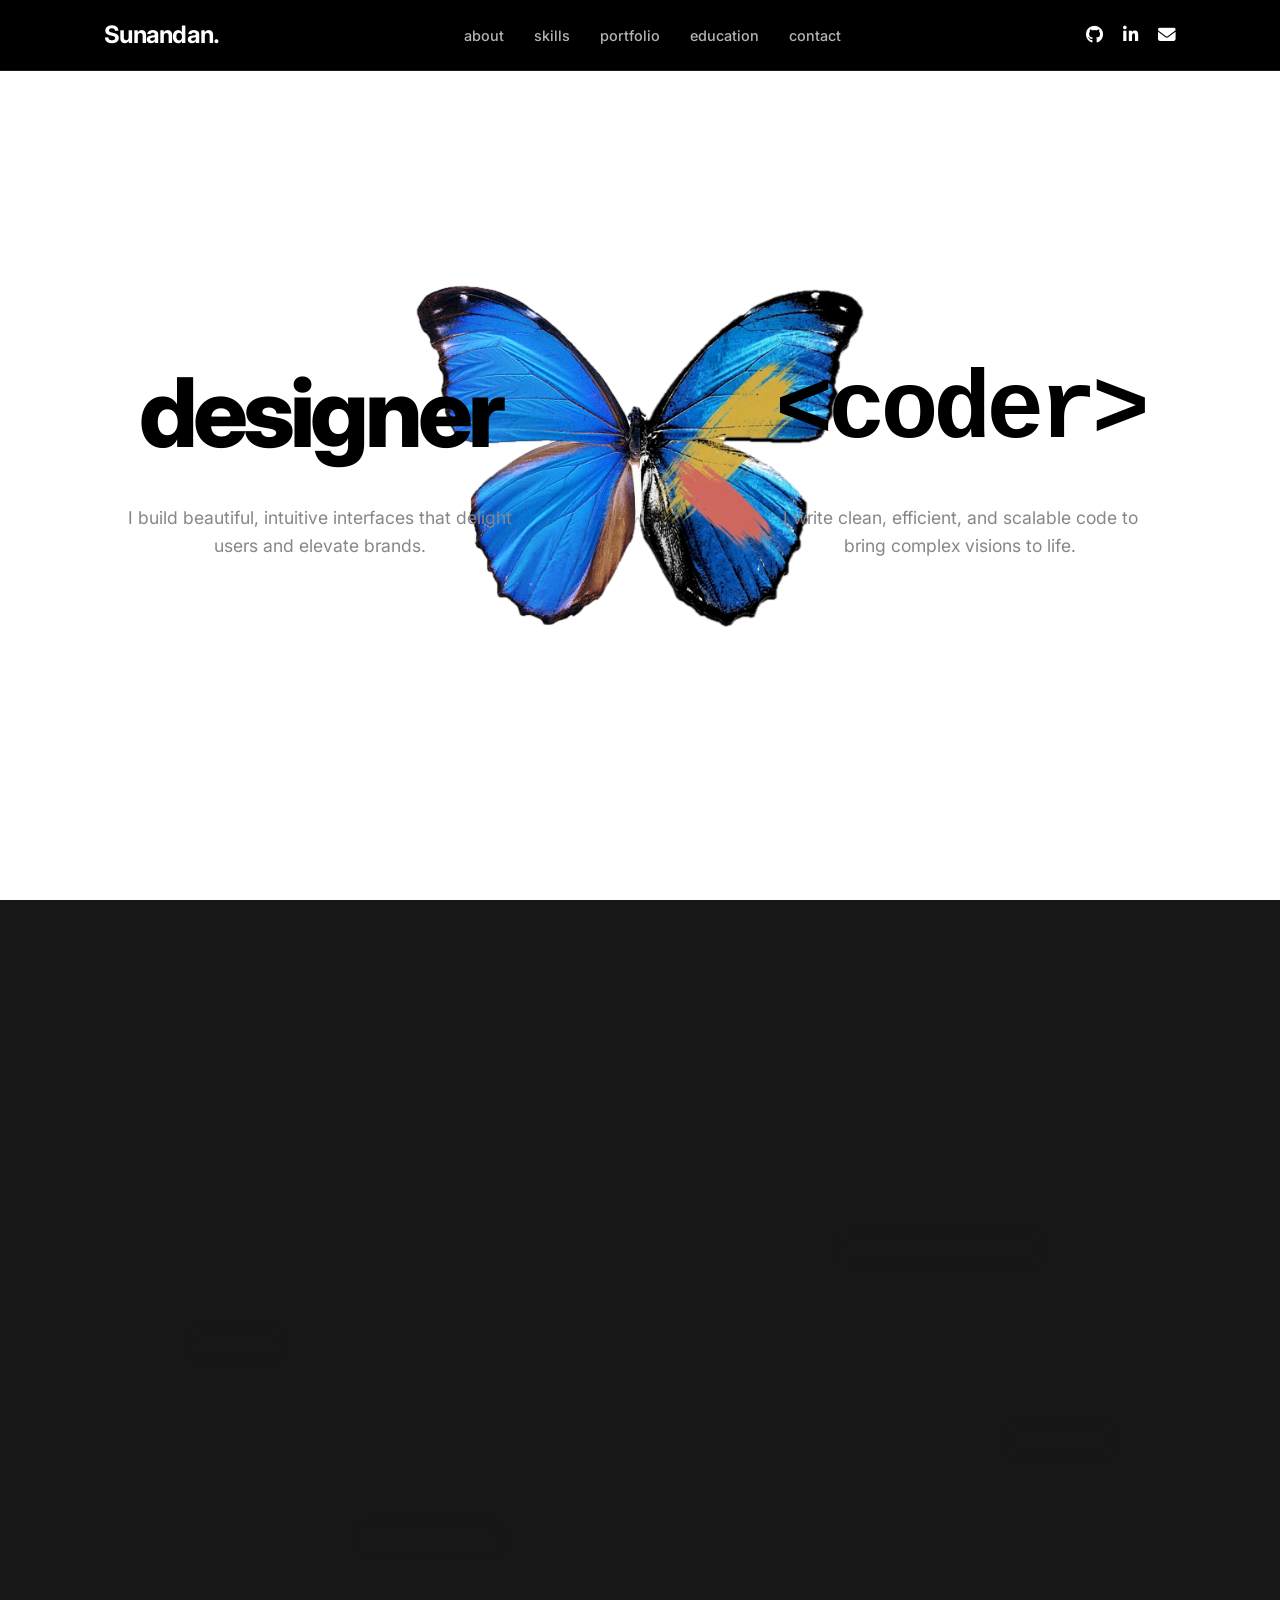
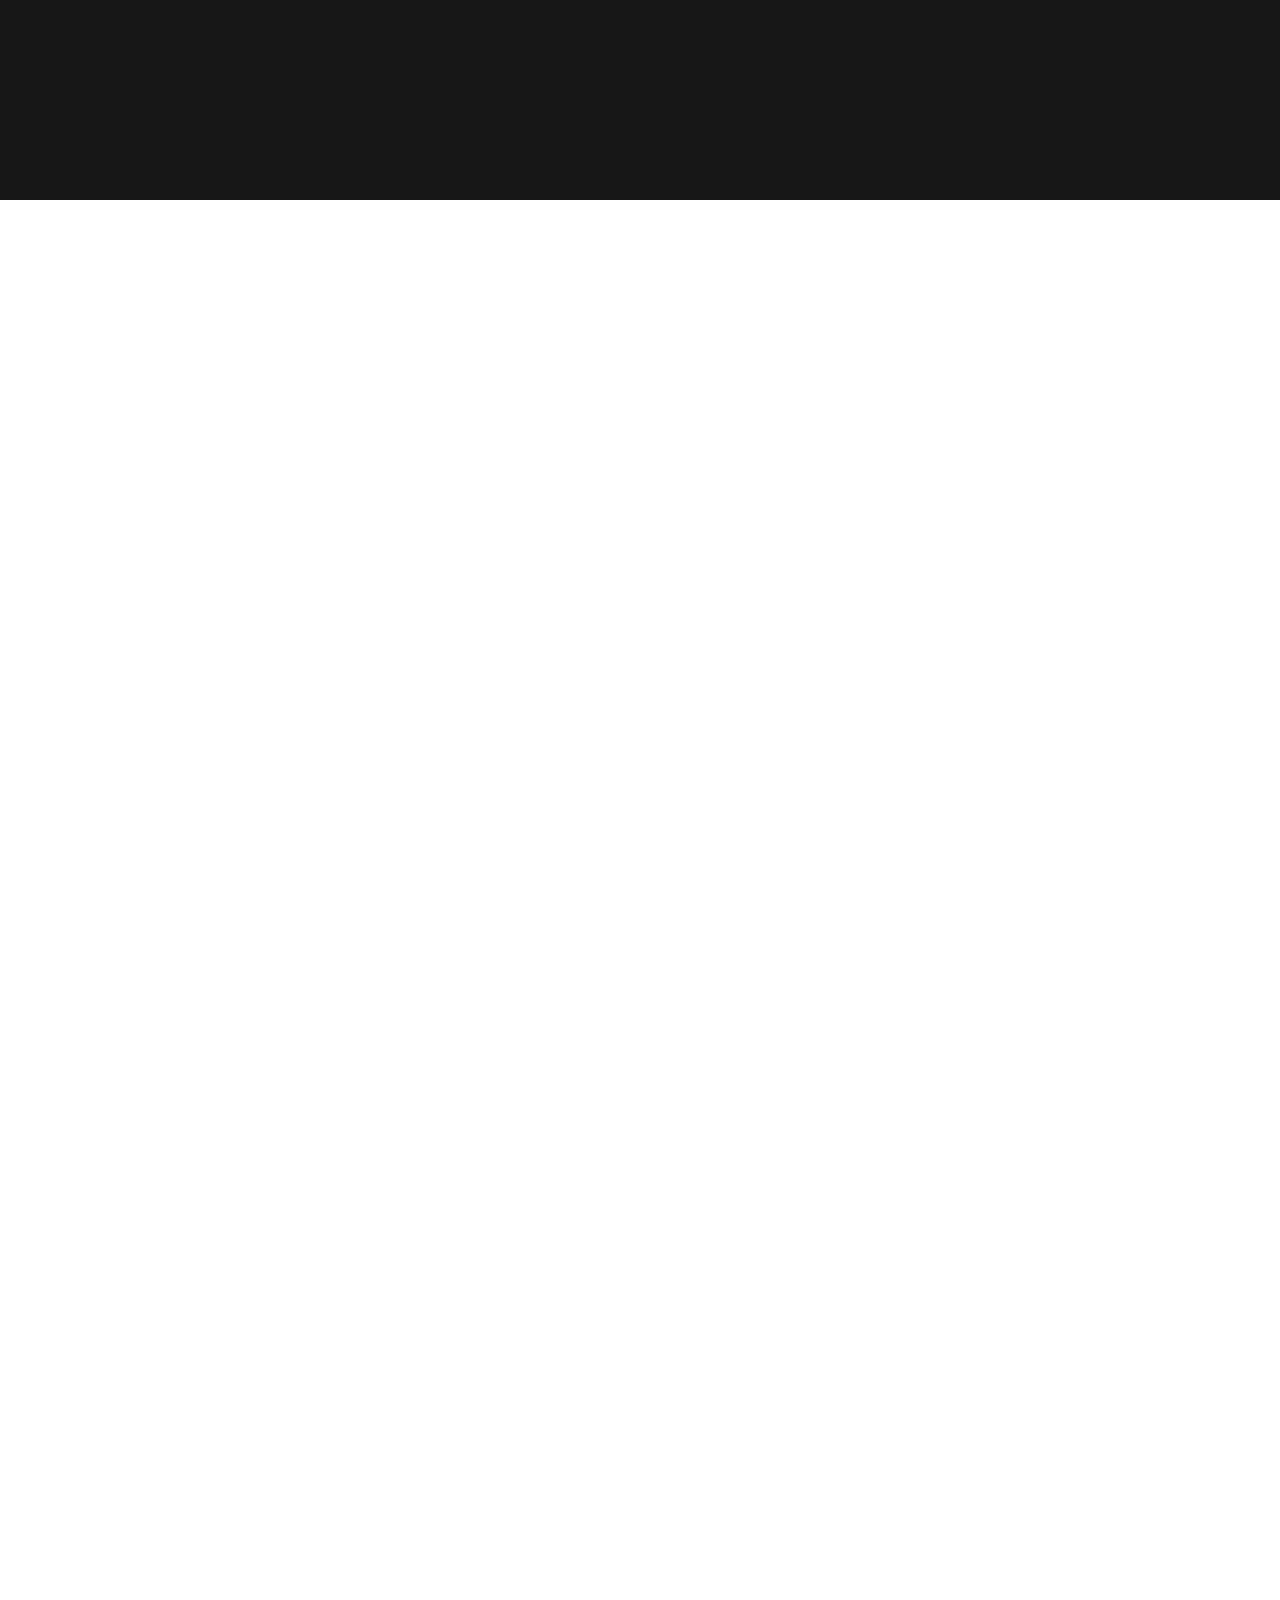
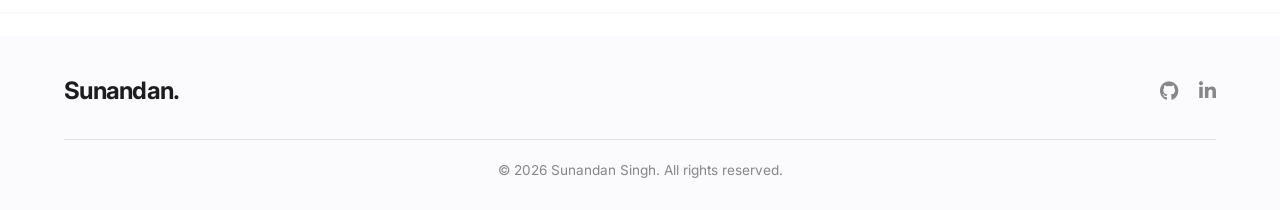
<file: index.html>
<!DOCTYPE html>
<html lang="en">
<head>
    <meta charset="UTF-8">
    <meta name="viewport" content="width=device-width, initial-scale=1.0">
    <title>Sunandan Singh | Full Stack Developer Portfolio</title>
    <meta name="description" content="Explore the portfolio of Sunandan Singh, a full stack developer building clean web experiences, modern interfaces, and scalable applications.">
    <meta name="robots" content="index,follow">
    <meta name="theme-color" content="#111111">
    <link rel="canonical" href="https://sunandansingh.in/">
    <meta property="og:type" content="website">
    <meta property="og:title" content="Sunandan Singh | Full Stack Developer Portfolio">
    <meta property="og:description" content="Portfolio website of Sunandan Singh featuring full stack projects, skills, education, and contact details.">
    <meta property="og:url" content="https://sunandansingh.in/">
    <meta property="og:image" content="https://sunandansingh.in/assets/resume.png">
    <meta name="twitter:card" content="summary_large_image">
    <meta name="twitter:title" content="Sunandan Singh | Full Stack Developer Portfolio">
    <meta name="twitter:description" content="Full stack developer portfolio with projects, skills, education, and contact details.">
    <meta name="twitter:image" content="https://sunandansingh.in/assets/resume.png">
    <link rel="preconnect" href="https://fonts.googleapis.com">
    <link rel="preconnect" href="https://fonts.gstatic.com" crossorigin>
    <link rel="preconnect" href="https://cdnjs.cloudflare.com" crossorigin>
    <link href="https://fonts.googleapis.com/css2?family=Inter:wght@300;400;500;600;700;800&display=swap" rel="stylesheet">
    <link rel="stylesheet" href="https://cdnjs.cloudflare.com/ajax/libs/font-awesome/6.4.0/css/all.min.css">
    <link rel="stylesheet" href="style.css">
    <script type="application/ld+json">
        {
            "@context": "https://schema.org",
            "@type": "Person",
            "name": "Sunandan Singh",
            "url": "https://sunandansingh.in/",
            "jobTitle": "Full Stack Developer",
            "email": "mailto:SunandanSingh0001@gmail.com",
            "telephone": "+91-7508922005",
            "address": {
                "@type": "PostalAddress",
                "addressLocality": "Pathankot",
                "addressRegion": "Punjab",
                "addressCountry": "IN"
            },
            "sameAs": [
                "https://github.com/Sunandanthakur",
                "https://linkedin.com/in/Sunandansingh"
            ]
        }
    </script>
</head>
<body>
    <a class="skip-link" href="#main-content">Skip to content</a>
    <nav aria-label="Main Navigation">
        <div class="nav-content">
            <a href="index.html" class="logo">Sunandan.</a>
            <ul class="nav-links" id="primary-navigation">
                <li><a href="#personal-info" class="active">about</a></li>
                <li><a href="skills.html">skills</a></li>
                <li><a href="projects.html">portfolio</a></li>
                <li><a href="education.html">education</a></li>
                <li><a href="#contact">contact</a></li>
            </ul>
            <div class="social-links-nav">
                <a href="https://github.com/Sunandanthakur" target="_blank" rel="noreferrer noopener" aria-label="GitHub"><i class="fab fa-github"></i></a>
                <a href="https://linkedin.com/in/Sunandansingh" target="_blank" rel="noreferrer noopener" aria-label="LinkedIn"><i class="fab fa-linkedin-in"></i></a>
                <a href="mailto:SunandanSingh0001@gmail.com" aria-label="Email"><i class="fas fa-envelope"></i></a>
            </div>
            <button class="hamburger" type="button" aria-label="Open navigation menu" aria-controls="primary-navigation" aria-expanded="false">
                <i class="fas fa-bars"></i>
            </button>
        </div>
    </nav>

    <main id="main-content">

        <section id="about" class="split-hero">
            <!-- Static Text Layers -->
            <div class="hero-text-container">
                <div class="hero-text-left" id="text-designer">
                    <div class="side-content">
                        <h1>designer</h1>
                        <p>I build beautiful, intuitive interfaces that delight users and elevate brands.</p>
                    </div>
                </div>
                <div class="hero-text-right" id="text-coder">
                    <div class="side-content">
                        <h1>&lt;coder&gt;</h1>
                        <p>I write clean, efficient, and scalable code to bring complex visions to life.</p>
                    </div>
                </div>
            </div>

            <!-- Single Butterfly Container in the center -->
            <div class="butterfly-container">
                <img src="assets/butterfly_painted.png" alt="Painted Blue Butterfly" class="btf-img btf-base" fetchpriority="high" decoding="async">
                <img src="assets/butterfly_normal.png" alt="Normal Blue Butterfly" class="btf-img btf-top" id="btf-top-img" fetchpriority="high" decoding="async">
            </div>
        </section>

        <section class="build-best-section fade-in-section" aria-label="Built for teams">
            <div class="build-stage">
                <div class="build-grid" aria-hidden="true"></div>
                <h2>
                    <span>Built</span>
                    <span>for teams</span>
                </h2>
                <div class="float-chip chip-ui-flow" aria-hidden="true">
                    <i class="fa-solid fa-wand-magic-sparkles"></i>
                    <span>UI Flow</span>
                </div>
                <div class="float-chip chip-code-snippet" aria-hidden="true">
                    <i class="fa-solid fa-code"></i>
                    <span>const launch = true;</span>
                </div>
                <div class="float-chip chip-design-system" aria-hidden="true">
                    <i class="fa-solid fa-layer-group"></i>
                    <span>Design System</span>
                </div>
                <div class="float-chip chip-api-ready" aria-hidden="true">
                    <i class="fa-solid fa-bolt"></i>
                    <span>API Ready</span>
                </div>
            </div>
        </section>

<section id="contact" class="contact fade-in-section">
            <div class="section-container">
                <div class="section-header">
                    <h2>Get In Touch</h2>
                    <p>Open to freelance work, internships, and thoughtful collaborations.</p>
                </div>
                
                <div class="contact-wrapper">
                    <div class="contact-info">
                        <div class="contact-intro-card">
                            <span class="contact-kicker">Let’s Work Together</span>
                            <h3>Have a project, role, or idea in mind?</h3>
                            <p>
                                I’m always interested in building clean products, solving real problems,
                                and collaborating with teams that care about thoughtful execution.
                            </p>
                            <div class="contact-status">
                                <span class="status-dot" aria-hidden="true"></span>
                                Available for new opportunities
                            </div>
                        </div>

                        <div class="contact-info-grid">
                            <a class="info-block" href="mailto:SunandanSingh0001@gmail.com">
                                <i class="fas fa-envelope"></i>
                                <div>
                                    <span class="info-label">Email</span>
                                    <h4>SunandanSingh0001@gmail.com</h4>
                                    <p>Best for project inquiries and hiring conversations.</p>
                                </div>
                            </a>

                            <a class="info-block" href="tel:+917508922005">
                                <i class="fas fa-phone-alt"></i>
                                <div>
                                    <span class="info-label">Phone</span>
                                    <h4>+91 75089 22005</h4>
                                    <p>Available for direct discussion when needed.</p>
                                </div>
                            </a>

                            <div class="info-block info-static">
                                <i class="fas fa-map-marker-alt"></i>
                                <div>
                                    <span class="info-label">Location</span>
                                    <h4>Pathankot, Punjab</h4>
                                    <p>Based in India and open to remote opportunities.</p>
                                </div>
                            </div>

                            <a class="info-block" href="https://linkedin.com/in/Sunandansingh" target="_blank" rel="noreferrer">
                                <i class="fab fa-linkedin-in"></i>
                                <div>
                                    <span class="info-label">LinkedIn</span>
                                    <h4>Connect Professionally</h4>
                                    <p>Reach out for networking, internships, or collaboration.</p>
                                </div>
                            </a>
                        </div>
                    </div>
                    
                    <div class="contact-form-box">
                        <div class="form-shell">
                            <div class="form-shell-head">
                                <span class="form-eyebrow">Send a Message</span>
                                <h3>Tell me a little about what you need.</h3>
                                <p>I usually reply with next steps, availability, and how I can help.</p>
                            </div>
                            <form action="https://api.web3forms.com/submit" method="POST" id="contact-form" class="apple-form">
                                <input type="hidden" name="access_key" value="5654fa5e-51d5-4963-b60a-291aab435e89">
                                <input type="checkbox" name="botcheck" tabindex="-1" autocomplete="off" class="bot-field" aria-hidden="true">
                                <div class="form-row">
                                    <div class="input-col">
                                        <label for="name">Name</label>
                                        <input type="text" id="name" name="name" required placeholder="John Doe">
                                    </div>
                                    <div class="input-col">
                                        <label for="email">Email</label>
                                        <input type="email" id="email" name="email" required placeholder="john@example.com">
                                    </div>
                                </div>
                                <div class="form-group">
                                    <label for="message">Project or Message</label>
                                    <textarea id="message" name="message" rows="6" required placeholder="Tell me about your project, role, timeline, or what you need help with."></textarea>
                                </div>
                                <button type="submit" class="btn btn-primary submit-btn">Send Message</button>
                                <div id="form-message" class="form-success" aria-live="polite"></div>
                            </form>
                        </div>
                    </div>
                </div>
            </div>
        </section>
</main>

    <footer class="site-footer">
        <div class="footer-content">
            <a href="index.html#personal-info" class="logo">Sunandan.</a>
            <div class="footer-links">
                <a href="https://github.com/Sunandanthakur" target="_blank" rel="noreferrer noopener" aria-label="GitHub profile"><i class="fab fa-github"></i></a>
                <a href="https://linkedin.com/in/Sunandansingh" target="_blank" rel="noreferrer noopener" aria-label="LinkedIn profile"><i class="fab fa-linkedin-in"></i></a>
            </div>
        </div>
        <div class="footer-bottom">
            <p>&copy; 2026 Sunandan Singh. All rights reserved.</p>
        </div>
    </footer>

    <div id="personal-info-modal" class="modal-overlay">
        <div class="modal-content personal-modal-content">
            <button type="button" class="close-modal" aria-label="Close personal info"><i class="fas fa-times"></i></button>
            <div id="personal-info" class="personal-info-section">
                <div class="about-top">
                    <div class="about-copy">
                        <p class="eyebrow">About Me</p>
                        <h2>Who I Am Beyond The Code</h2>
                        <p class="about-lead">
                            I am Sunandan Singh, a Computer Science Engineer from Pathankot, Punjab. I love building clean,
                            meaningful digital experiences and pushing myself to grow through discipline, curiosity, and consistency.
                        </p>
                    </div>
                    <div class="about-mini-grid">
                        <div class="mini-stat">
                            <span>Based In</span>
                            <strong>Punjab</strong>
                        </div>
                        <div class="mini-stat">
                            <span>Languages</span>
                            <strong>3 Fluent</strong>
                        </div>
                        <div class="mini-stat">
                            <span>Focus</span>
                            <strong>Full Stack</strong>
                        </div>
                    </div>
                </div>

                <div class="personal-layout">
                    <div class="warrior-stage">
                        <div class="warrior-frame">
                            <img src="assets/warrior.png" alt="Warrior illustration" class="warrior-image" loading="lazy" decoding="async">
                        </div>
                    </div>

                    <div class="facts-panel">
                        <div class="facts-header">
                            <h3>Random facts</h3>
                            <p>Small things that say a lot about me.</p>
                        </div>
                        <div class="facts-list">
                            <div class="fact-item">I enjoy turning ideas into polished interfaces.</div>
                            <div class="fact-item">I like projects that mix design sense with technical depth.</div>
                            <div class="fact-item">I completed a Spoken English course to communicate better.</div>
                            <div class="fact-item">I am fluent in Hindi, Punjabi, and English.</div>
                            <div class="fact-item">I worked with an NGO and value meaningful contribution.</div>
                            <div class="fact-item">My roots are in Bungal village.</div>
                            <div class="fact-item">My work style is calm, focused, and solution-driven.</div>
                        </div>
                        <div class="silly-graph">
                            <div class="silly-graph-head">
                                <h4>Silly graph</h4>
                                <span>Totally scientific</span>
                            </div>
                            <div class="silly-chart">
                                <div class="silly-axis">
                                    <span>Sleepy</span>
                                    <span>Okay</span>
                                    <span>Focused</span>
                                    <span>Locked In</span>
                                </div>
                                <div class="silly-bars">
                                    <div class="silly-col">
                                        <div class="silly-bar mint" style="height: 54%;">
                                            <strong>54</strong>
                                            <span>Coffee</span>
                                        </div>
                                    </div>
                                    <div class="silly-col">
                                        <div class="silly-bar peach" style="height: 88%;">
                                            <strong>88</strong>
                                            <span>Ideas</span>
                                        </div>
                                    </div>
                                    <div class="silly-col">
                                        <div class="silly-bar lemon" style="height: 96%;">
                                            <strong>96</strong>
                                            <span>Curiosity</span>
                                        </div>
                                    </div>
                                    <div class="silly-col">
                                        <div class="silly-bar coral" style="height: 73%;">
                                            <strong>73</strong>
                                            <span>Chaos</span>
                                        </div>
                                    </div>
                                </div>
                            </div>
                        </div>
                    </div>
                </div>

                <div class="skills-showcase">
                    <div class="skills-headline">
                        <p class="eyebrow">About Skills</p>
                        <h3>My Skills</h3>
                    </div>
                    <div class="chart-grid">
                        <div class="chart-y-axis">
                            <span>Elite</span>
                            <span>Advanced</span>
                            <span>Strong</span>
                            <span>Growing</span>
                        </div>
                        <div class="chart-bars">
                            <div class="chart-column">
                                <div class="chart-bar teal" style="height: 95%;">
                                    <strong>95%</strong>
                                    <span>Problem Solving</span>
                                </div>
                            </div>
                            <div class="chart-column">
                                <div class="chart-bar blush" style="height: 90%;">
                                    <strong>90%</strong>
                                    <span>Communication</span>
                                </div>
                            </div>
                            <div class="chart-column">
                                <div class="chart-bar gold" style="height: 95%;">
                                    <strong>95%</strong>
                                    <span>Full Stack</span>
                                </div>
                            </div>
                            <div class="chart-column">
                                <div class="chart-bar sand" style="height: 75%;">
                                    <strong>75%</strong>
                                    <span>Leadership</span>
                                </div>
                            </div>
                            <div class="chart-column">
                                <div class="chart-bar red" style="height: 40%;">
                                    <strong>40%</strong>
                                    <span>Overthinking</span>
                                </div>
                            </div>
                        </div>
                    </div>
                </div>
            </div>
        </div>
    </div>

    <script src="script.js" defer></script>
</body>
</html>
</file>
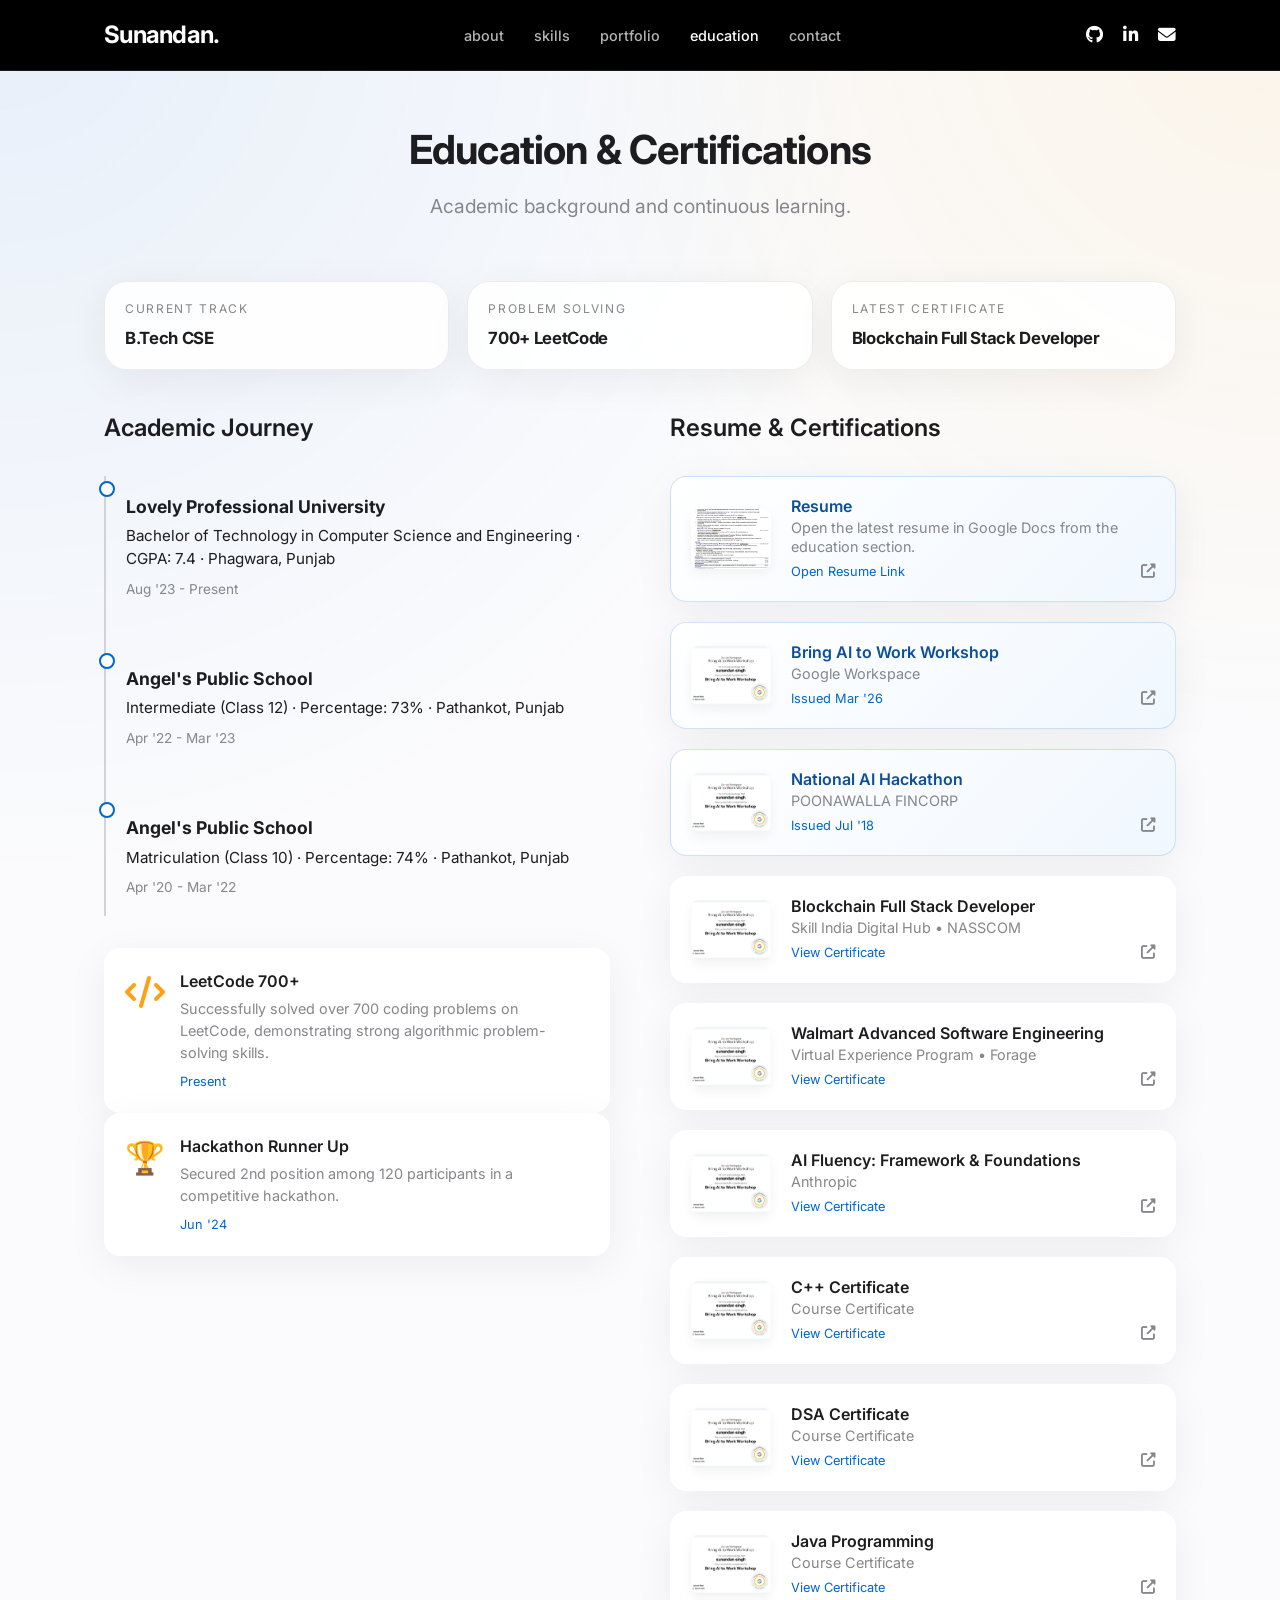
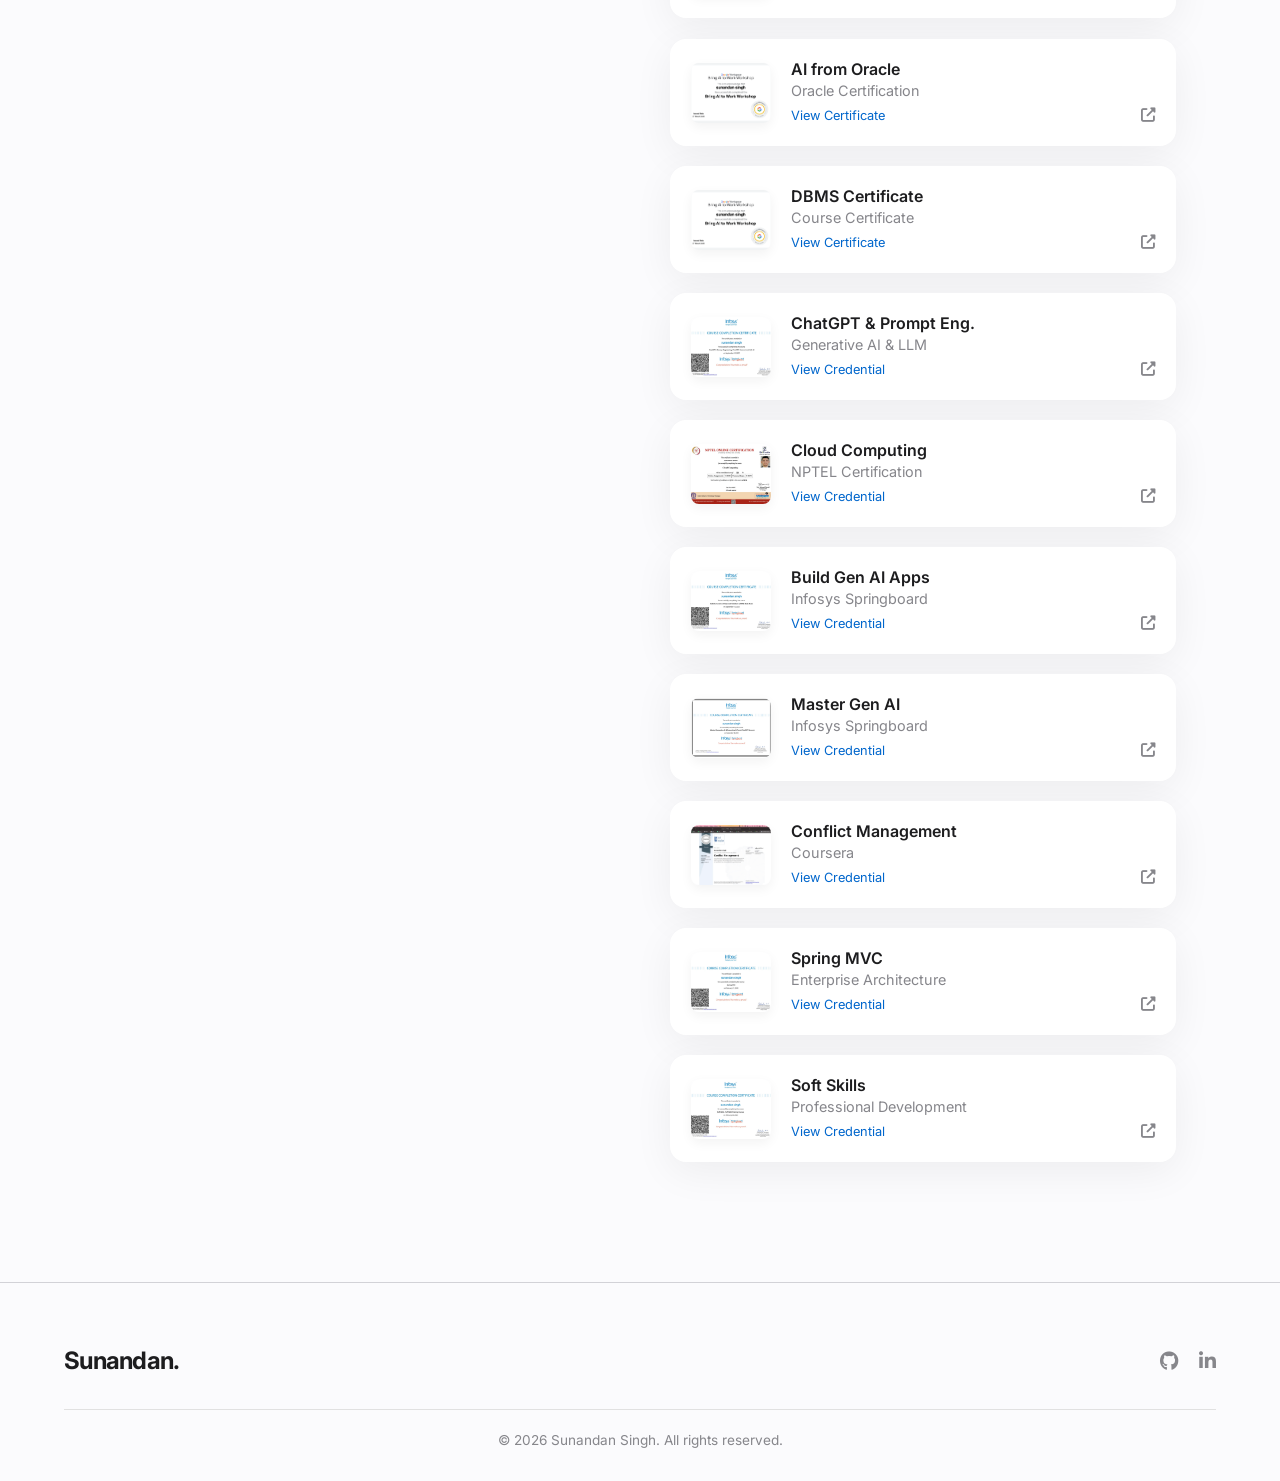
<file: education.html>
<!DOCTYPE html>
<html lang="en">
<head>
    <meta charset="UTF-8">
    <meta name="viewport" content="width=device-width, initial-scale=1.0">
    <title>Education & Certifications | Sunandan Singh Portfolio</title>
    <meta name="description" content="Review the education, certifications, resume, and technical learning journey of Sunandan Singh.">
    <meta name="robots" content="index,follow">
    <meta name="theme-color" content="#111111">
    <link rel="canonical" href="https://sunandansingh.in/education.html">
    <meta property="og:type" content="website">
    <meta property="og:title" content="Education & Certifications | Sunandan Singh Portfolio">
    <meta property="og:description" content="Academic history, certifications, resume, and continuous learning achievements of Sunandan Singh.">
    <meta property="og:url" content="https://sunandansingh.in/education.html">
    <meta property="og:image" content="https://sunandansingh.in/assets/resume.png">
    <meta name="twitter:card" content="summary_large_image">
    <meta name="twitter:title" content="Education & Certifications | Sunandan Singh Portfolio">
    <meta name="twitter:description" content="Education, certifications, resume, and learning achievements of Sunandan Singh.">
    <meta name="twitter:image" content="https://sunandansingh.in/assets/resume.png">
    <link rel="preconnect" href="https://fonts.googleapis.com">
    <link rel="preconnect" href="https://fonts.gstatic.com" crossorigin>
    <link rel="preconnect" href="https://cdnjs.cloudflare.com" crossorigin>
    <link href="https://fonts.googleapis.com/css2?family=Inter:wght@300;400;500;600;700;800&display=swap" rel="stylesheet">
    <link rel="stylesheet" href="https://cdnjs.cloudflare.com/ajax/libs/font-awesome/6.4.0/css/all.min.css">
    <link rel="stylesheet" href="style.css">
</head>
<body>
    <a class="skip-link" href="#main-content">Skip to content</a>
    <nav aria-label="Main Navigation">
        <div class="nav-content">
            <a href="index.html#personal-info" class="logo">Sunandan.</a>
            <ul class="nav-links" id="primary-navigation">
                <li><a href="index.html" >about</a></li>
                <li><a href="skills.html">skills</a></li>
                <li><a href="projects.html">portfolio</a></li>
                <li><a href="education.html" class="active">education</a></li>
                <li><a href="index.html#contact">contact</a></li>
            </ul>
            <div class="social-links-nav">
                <a href="https://github.com/Sunandanthakur" target="_blank" rel="noreferrer noopener" aria-label="GitHub"><i class="fab fa-github"></i></a>
                <a href="https://linkedin.com/in/Sunandansingh" target="_blank" rel="noreferrer noopener" aria-label="LinkedIn"><i class="fab fa-linkedin-in"></i></a>
                <a href="mailto:SunandanSingh0001@gmail.com" aria-label="Email"><i class="fas fa-envelope"></i></a>
            </div>
            <button class="hamburger" type="button" aria-label="Open navigation menu" aria-controls="primary-navigation" aria-expanded="false">
                <i class="fas fa-bars"></i>
            </button>
        </div>
    </nav>

    <main id="main-content">

<section id="education" class="education fade-in-section bg-light">
            <div class="section-container">
                <div class="section-header">
                    <h2>Education & Certifications</h2>
                    <p>Academic background and continuous learning.</p>
                </div>

                <div class="education-highlights">
                    <div class="highlight-pill">
                        <span class="highlight-label">Current Track</span>
                        <strong>B.Tech CSE</strong>
                    </div>
                    <div class="highlight-pill">
                        <span class="highlight-label">Problem Solving</span>
                        <strong>700+ LeetCode</strong>
                    </div>
                    <div class="highlight-pill">
                        <span class="highlight-label">Latest Certificate</span>
                        <strong>Blockchain Full Stack Developer</strong>
                    </div>
                </div>

                <div class="split-layout education-shell">
                    <!-- Education -->
                    <div class="split-col">
                        <h3 class="col-title">Academic Journey</h3>
                        <div class="timeline-clean">
                            <div class="timeline-node">
                                <h4>Lovely Professional University</h4>
                                <p class="degree">Bachelor of Technology in Computer Science and Engineering &middot; CGPA: 7.4 &middot; Phagwara, Punjab</p>
                                <span class="date">Aug '23 - Present</span>
                            </div>
                            <div class="timeline-node">
                                <h4>Angel's Public School</h4>
                                <p class="degree">Intermediate (Class 12) &middot; Percentage: 73% &middot; Pathankot, Punjab</p>
                                <span class="date">Apr '22 - Mar '23</span>
                            </div>
                            <div class="timeline-node">
                                <h4>Angel's Public School</h4>
                                <p class="degree">Matriculation (Class 10) &middot; Percentage: 74% &middot; Pathankot, Punjab</p>
                                <span class="date">Apr '20 - Mar '22</span>
                            </div>
                        </div>
                        
                        <div class="achievement-box mt-4">
                            <div class="achievement-icon" style="color: #ffa116;"><i class="fas fa-code"></i></div>
                            <div>
                                <h4>LeetCode 700+</h4>
                                <p>Successfully solved over 700 coding problems on LeetCode, demonstrating strong algorithmic problem-solving skills.</p>
                                <span class="date">Present</span>
                            </div>
                        </div>
                        
                        <div class="achievement-box mt-3">
                            <div class="achievement-icon">🏆</div>
                            <div>
                                <h4>Hackathon Runner Up</h4>
                                <p>Secured 2nd position among 120 participants in a competitive hackathon.</p>
                                <span class="date">Jun '24</span>
                            </div>
                        </div>
                    </div>
                    
                    <!-- Certifications -->
                    <div class="split-col">
                        <h3 class="col-title">Resume & Certifications</h3>
                        <div class="cert-list">
                            <a href="https://drive.google.com/file/d/1kAN45MgQxYaxJfj6-o9eWW6Y7bTmYRsc/view?usp=sharing" target="_blank" rel="noopener noreferrer" class="cert-item featured-cert">
                                <div class="cert-icon"><img src="assets/resume.png" alt="Sunandan Singh Resume" loading="lazy" decoding="async"></div>
                                <div class="cert-details">
                                    <h4>Resume</h4>
                                    <p>Open the latest resume in Google Docs from the education section.</p>
                                    <div class="date-link">
                                        <span class="date">Open Resume Link</span>
                                        <i class="fas fa-external-link-alt link-icon"></i>
                                    </div>
                                </div>
                            </a>
                            <a href="assets/bring_ai_to_work_workshop.pdf" target="_blank" rel="noreferrer noopener" class="cert-item featured-cert">
                                <div class="cert-icon"><img src="assets/cert_new_pdf.png" alt="Bring AI to Work Workshop Certificate" loading="lazy" decoding="async"></div>
                                <div class="cert-details">
                                    <h4>Bring AI to Work Workshop</h4>
                                    <p>Google Workspace</p>
                                    <div class="date-link">
                                        <span class="date">Issued Mar '26</span>
                                        <i class="fas fa-external-link-alt link-icon"></i>
                                    </div>
                                </div>
                            </a>
                             <a href="https://pfl-personalized-creatives.poonawallafincorp.com/creatives_20260713_112657/23815.jpg?Expires=1785154279&Signature=[base64]~y2hSyHTzYDORKgO8nPhkVuqxF6YB01Mas98yWlXwL8NTqU3LOBp8NQxC8g8FHae3MgIfx9doB1kRX71in0IuVmDEFQ__&Key-Pair-Id=K28PI5P91POVR4" target="_blank" rel="noreferrer noopener" class="cert-item featured-cert">
                                <div class="cert-icon"><img src="assets/cert_new_pdf.png" alt="Bring AI to Work Workshop Certificate" loading="lazy" decoding="async"></div>
                                <div class="cert-details">
                                    <h4>National AI Hackathon</h4>
                                    <p>POONAWALLA FINCORP</p>
                                    <div class="date-link">
                                        <span class="date">Issued Jul '18</span>
                                        <i class="fas fa-external-link-alt link-icon"></i>
                                    </div>
                                </div>
                            </a>
                                <a href="https://drive.google.com/file/d/1wcFf71Ir_fqM4osy6x8LtdVFOyQuNglM/view?usp=sharing"
   target="_blank"
   rel="noopener noreferrer"
   class="cert-item"
   aria-label="View Blockchain Full Stack Developer Certificate">

    <div class="cert-icon">
        <img src="assets/cert_new_pdf.png"
             alt="Blockchain Full Stack Developer Certificate"
             loading="lazy"
             decoding="async">
    </div>

    <div class="cert-details">
        <h4>Blockchain Full Stack Developer</h4>
        <p>Skill India Digital Hub • NASSCOM</p>

        <div class="date-link">
            <span class="date">View Certificate</span>
            <i class="fas fa-external-link-alt link-icon" aria-hidden="true"></i>
        </div>
    </div>
</a>
                              <a href="https://www.theforage.com/completion-certificates/prBZoAihniNijyD6d/oX6f9BbCL9kJDJzfg_prBZoAihniNijyD6d_6a48dd6f9dea91c2e4b23213_1783163075516_completion_certificate.pdf"
   target="_blank"
   rel="noreferrer noopener"
   class="cert-item">
    <div class="cert-icon">
        <img src="assets/cert_new_pdf.png"
             alt="Walmart Advanced Software Engineering Virtual Experience Certificate"
             loading="lazy"
             decoding="async">
    </div>
    <div class="cert-details">
        <h4>Walmart Advanced Software Engineering</h4>
        <p>Virtual Experience Program • Forage</p>
        <div class="date-link">
            <span class="date">View Certificate</span>
            <i class="fas fa-external-link-alt link-icon"></i>
        </div>
    </div>
</a>
                            <a href="assets/ai_fluency_certificate.pdf" target="_blank" rel="noreferrer noopener" class="cert-item">
                                <div class="cert-icon"><img src="assets/cert_new_pdf.png" alt="AI Fluency Certificate" loading="lazy" decoding="async"></div>
                                <div class="cert-details">
                                    <h4>AI Fluency: Framework & Foundations</h4>
                                    <p>Anthropic</p>
                                    <div class="date-link">
                                        <span class="date">View Certificate</span>
                                        <i class="fas fa-external-link-alt link-icon"></i>
                                    </div>
                                </div>
                            </a>
                            <a href="assets/cse202_certificate.pdf" target="_blank" rel="noreferrer noopener" class="cert-item">
                                <div class="cert-icon"><img src="assets/cert_new_pdf.png" alt="CSE202 Certificate" loading="lazy" decoding="async"></div>
                                <div class="cert-details">
                                    <h4>C++ Certificate</h4>
                                    <p>Course Certificate</p>
                                    <div class="date-link">
                                        <span class="date">View Certificate</span>
                                        <i class="fas fa-external-link-alt link-icon"></i>
                                    </div>
                                </div>
                            </a>
                            <a href="assets/cse205_certificate.pdf" target="_blank" rel="noreferrer noopener" class="cert-item">
                                <div class="cert-icon"><img src="assets/cert_new_pdf.png" alt="CSE205 Certificate" loading="lazy" decoding="async"></div>
                                <div class="cert-details">
                                    <h4>DSA Certificate</h4>
                                    <p>Course Certificate</p>
                                    <div class="date-link">
                                        <span class="date">View Certificate</span>
                                        <i class="fas fa-external-link-alt link-icon"></i>
                                    </div>
                                </div>
                            </a>
                          
                        
                            <a href="assets/java_programming_certificate.pdf" target="_blank" rel="noreferrer noopener" class="cert-item">
                                <div class="cert-icon"><img src="assets/cert_new_pdf.png" alt="Java Programming Certificate" loading="lazy" decoding="async"></div>
                                <div class="cert-details">
                                    <h4>Java Programming</h4>
                                    <p>Course Certificate</p>
                                    <div class="date-link">
                                        <span class="date">View Certificate</span>
                                        <i class="fas fa-external-link-alt link-icon"></i>
                                    </div>
                                </div>
                            </a>
                            <a href="assets/ecertificate_1.pdf" target="_blank" rel="noreferrer noopener" class="cert-item">
                                <div class="cert-icon"><img src="assets/cert_new_pdf.png" alt="Oracle AI Certificate" loading="lazy" decoding="async"></div>
                                <div class="cert-details">
                                    <h4>AI from Oracle</h4>
                                    <p>Oracle Certification</p>
                                    <div class="date-link">
                                        <span class="date">View Certificate</span>
                                        <i class="fas fa-external-link-alt link-icon"></i>
                                    </div>
                                </div>
                            </a>
                            <a href="assets/ecertificate_2.pdf" target="_blank" rel="noreferrer noopener" class="cert-item">
                                <div class="cert-icon"><img src="assets/cert_new_pdf.png" alt="DBMS Certificate" loading="lazy" decoding="async"></div>
                                <div class="cert-details">
                                    <h4>DBMS Certificate</h4>
                                    <p>Course Certificate</p>
                                    <div class="date-link">
                                        <span class="date">View Certificate</span>
                                        <i class="fas fa-external-link-alt link-icon"></i>
                                    </div>
                                </div>
                            </a>
                            <a href="https://drive.google.com/file/d/1JF0A4i3oK84wax0R1cB99no5bxxDFemS/view?usp=sharing" target="_blank" rel="noreferrer noopener" class="cert-item">
                                <div class="cert-icon"><img src="assets/cert_chatgpt.png" alt="ChatGPT Certificate" loading="lazy" decoding="async"></div>
                                <div class="cert-details">
                                    <h4>ChatGPT & Prompt Eng.</h4>
                                    <p>Generative AI & LLM</p>
                                    <div class="date-link">
                                        <span class="date">View Credential</span>
                                        <i class="fas fa-external-link-alt link-icon"></i>
                                    </div>
                                </div>
                            </a>
                            <a href="https://drive.google.com/file/d/1TFlhauQEzPwPU69VbjEZgkSa6wYczAgp/view?usp=sharing" target="_blank" rel="noreferrer noopener" class="cert-item">
                                <div class="cert-icon"><img src="assets/cert_cloud_computing.png" alt="Cloud Computing Certificate" loading="lazy" decoding="async"></div>
                                <div class="cert-details">
                                    <h4>Cloud Computing</h4>
                                    <p>NPTEL Certification</p>
                                    <div class="date-link">
                                        <span class="date">View Credential</span>
                                        <i class="fas fa-external-link-alt link-icon"></i>
                                    </div>
                                </div>
                            </a>
                            <a href="https://drive.google.com/file/d/16nYcwxYqf_1hDK9-23uaMa4zOOSm8zJM/view?usp=sharing" target="_blank" rel="noreferrer noopener" class="cert-item">
                                <div class="cert-icon"><img src="assets/cert_build_gen_ai.png" alt="Gen AI Apps Certificate" loading="lazy" decoding="async"></div>
                                <div class="cert-details">
                                    <h4>Build Gen AI Apps</h4>
                                    <p>Infosys Springboard</p>
                                    <div class="date-link">
                                        <span class="date">View Credential</span>
                                        <i class="fas fa-external-link-alt link-icon"></i>
                                    </div>
                                </div>
                            </a>
                            <a href="https://drive.google.com/file/d/1axxQ35SJmaeU-DuN2dy3mJbAEy9UCgQo/view?usp=sharing" target="_blank" rel="noreferrer noopener" class="cert-item">
                                <div class="cert-icon"><img src="assets/cert_master_gen_ai.png" alt="Master Gen AI Certificate" loading="lazy" decoding="async"></div>
                                <div class="cert-details">
                                    <h4>Master Gen AI</h4>
                                    <p>Infosys Springboard</p>
                                    <div class="date-link">
                                        <span class="date">View Credential</span>
                                        <i class="fas fa-external-link-alt link-icon"></i>
                                    </div>
                                </div>
                            </a>
                            <a href="https://coursera-certificate-images.s3.amazonaws.com/GUP0QYTJ50UL" target="_blank" rel="noreferrer noopener" class="cert-item">
                                <div class="cert-icon"><img src="assets/cert_conflict.png" alt="Conflict Management Certificate" loading="lazy" decoding="async"></div>
                                <div class="cert-details">
                                    <h4>Conflict Management</h4>
                                    <p>Coursera</p>
                                    <div class="date-link">
                                        <span class="date">View Credential</span>
                                        <i class="fas fa-external-link-alt link-icon"></i>
                                    </div>
                                </div>
                            </a>
                            <a href="https://drive.google.com/file/d/14eFu0SN6On-0QL4myw2mTVa9sm1Qs32c/view?usp=sharing" target="_blank" rel="noreferrer noopener" class="cert-item">
                                <div class="cert-icon"><img src="assets/cert_spring_mvc.png" alt="Spring MVC Certificate" loading="lazy" decoding="async"></div>
                                <div class="cert-details">
                                    <h4>Spring MVC</h4>
                                    <p>Enterprise Architecture</p>
                                    <div class="date-link">
                                        <span class="date">View Credential</span>
                                        <i class="fas fa-external-link-alt link-icon"></i>
                                    </div>
                                </div>
                            </a>
                            <a href="https://drive.google.com/file/d/1_9k9asXIRh-u1UxJffvUfj9JRYtbalCu/view?usp=sharing" target="_blank" rel="noreferrer noopener" class="cert-item">
                                <div class="cert-icon"><img src="assets/cert_soft_skills.png" alt="Soft Skills Certificate" loading="lazy" decoding="async"></div>
                                <div class="cert-details">
                                    <h4>Soft Skills</h4>
                                    <p>Professional Development</p>
                                    <div class="date-link">
                                        <span class="date">View Credential</span>
                                        <i class="fas fa-external-link-alt link-icon"></i>
                                    </div>
                                </div>
                            </a>
                        </div>
                    </div>
                </div>
            </div>
        </section>
</main>

    <footer class="site-footer">
        <div class="footer-content">
            <a href="index.html#personal-info" class="logo">Sunandan.</a>
            <div class="footer-links">
                <a href="https://github.com/Sunandanthakur" target="_blank" rel="noreferrer noopener" aria-label="GitHub profile"><i class="fab fa-github"></i></a>
                <a href="https://linkedin.com/in/Sunandansingh" target="_blank" rel="noreferrer noopener" aria-label="LinkedIn profile"><i class="fab fa-linkedin-in"></i></a>
            </div>
        </div>
        <div class="footer-bottom">
            <p>&copy; 2026 Sunandan Singh. All rights reserved.</p>
        </div>
    </footer>

    <script src="script.js" defer></script>
</body>
</html>
</file>
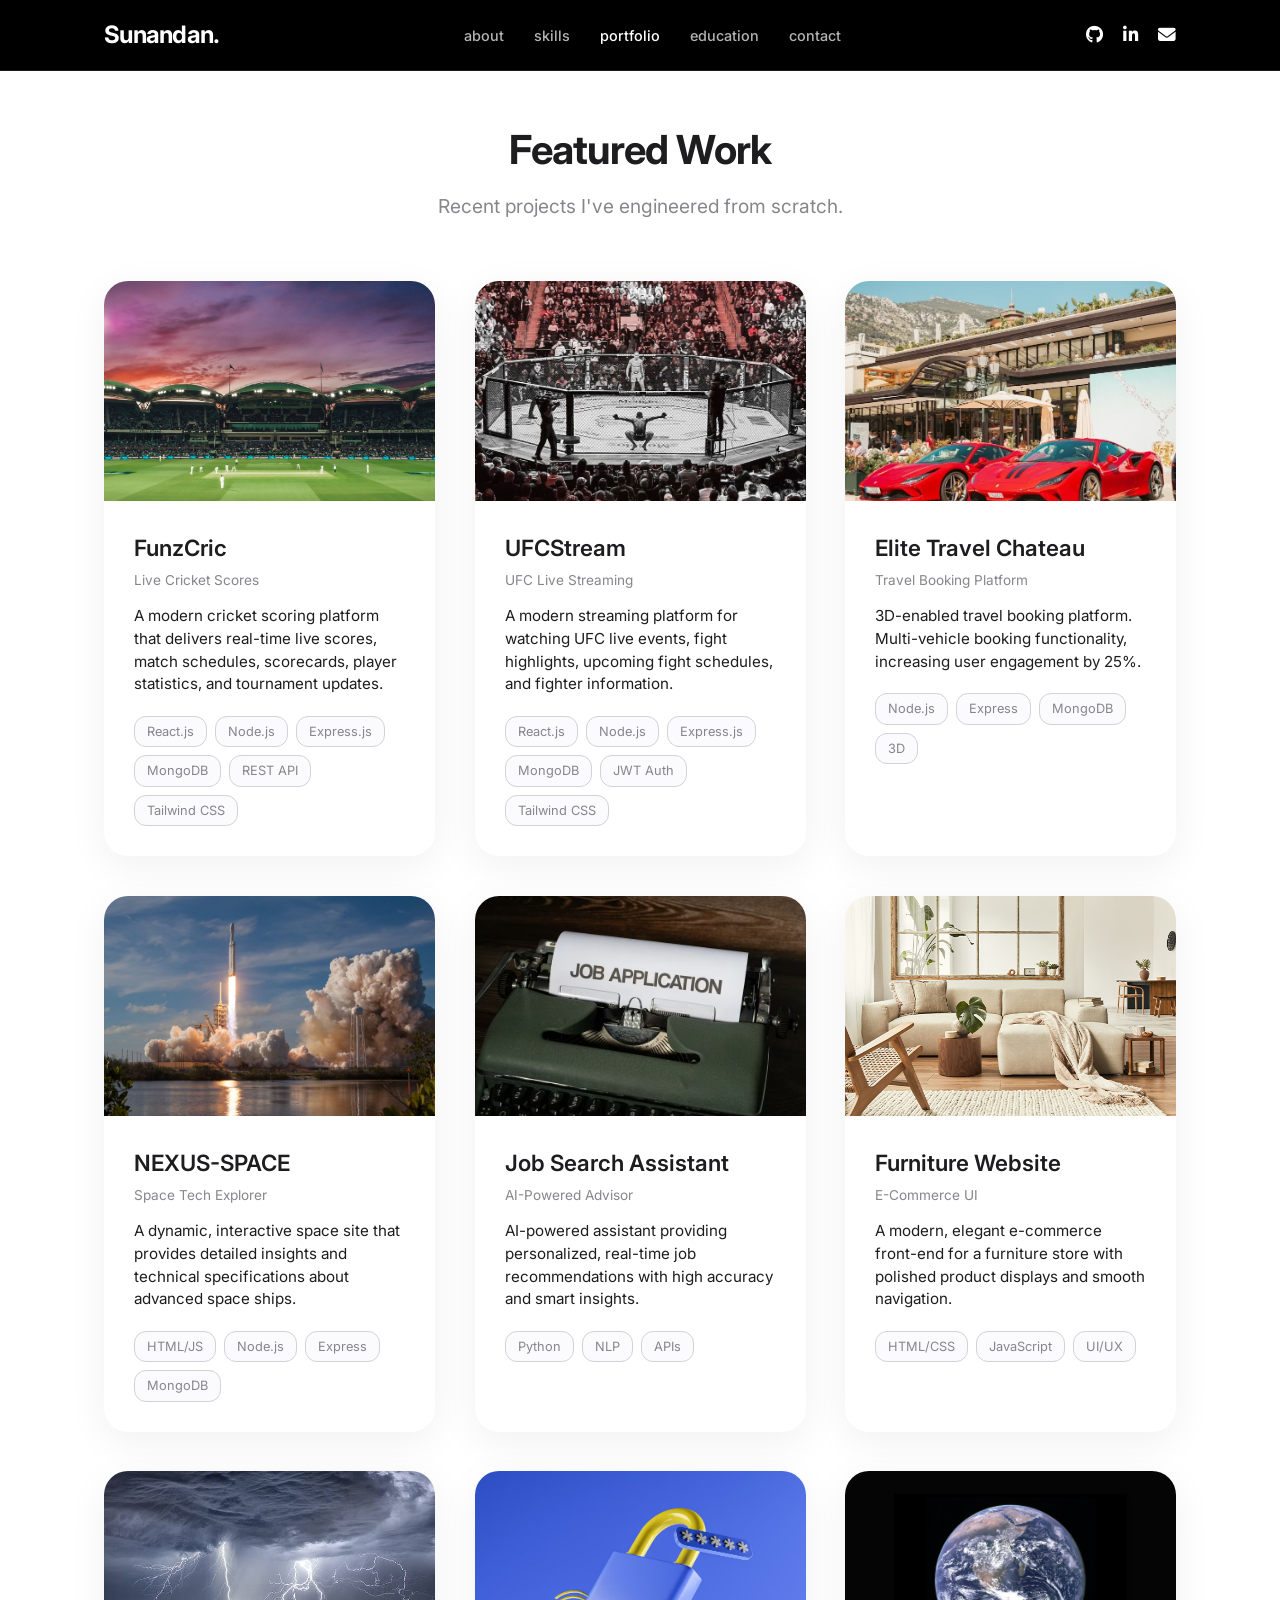
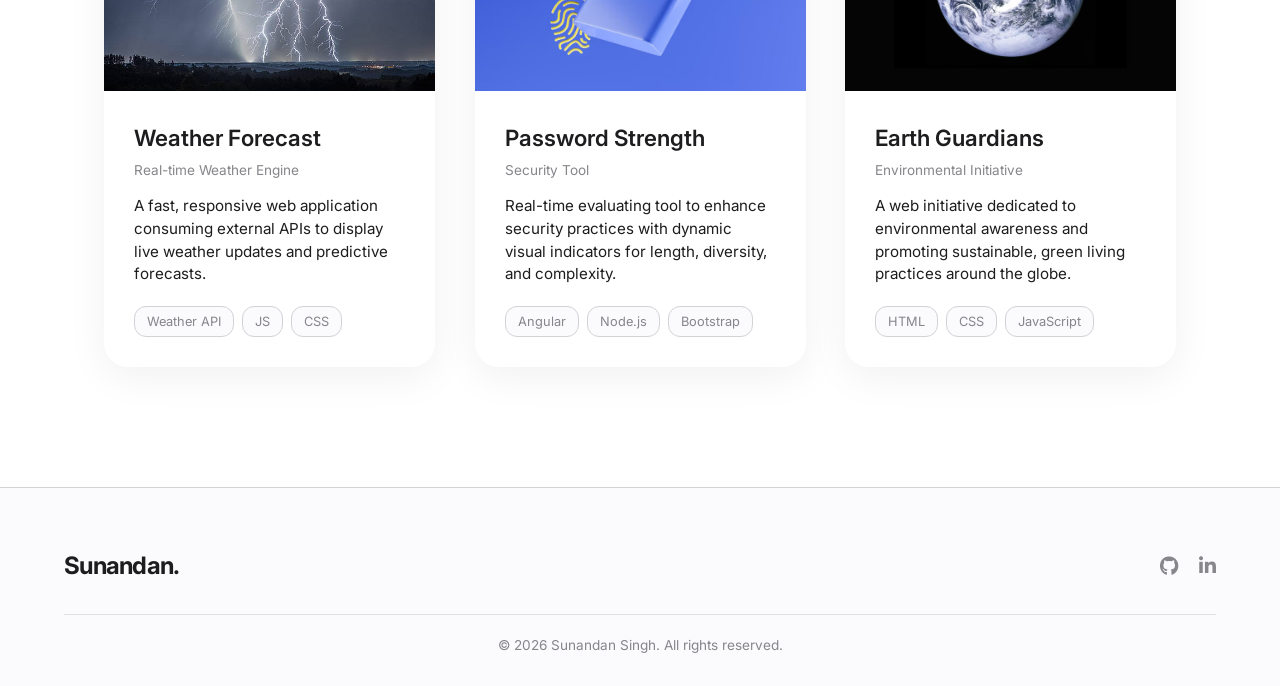
<file: projects.html>
<!DOCTYPE html>
<html lang="en">
<head>
    <meta charset="UTF-8">
    <meta name="viewport" content="width=device-width, initial-scale=1.0">
    <title>Projects | Sunandan Singh Portfolio</title>
    <meta name="description" content="See featured full stack, frontend, AI, and product projects built by Sunandan Singh.">
    <meta name="robots" content="index,follow">
    <meta name="theme-color" content="#111111">
    <link rel="canonical" href="https://sunandansingh.in/projects.html">
    <meta property="og:type" content="website">
    <meta property="og:title" content="Projects | Sunandan Singh Portfolio">
    <meta property="og:description" content="Featured projects built by Sunandan Singh across web apps, AI tools, and product experiences.">
    <meta property="og:url" content="https://sunandansingh.in/projects.html">
    <meta property="og:image" content="https://sunandansingh.in/assets/elite_travel.png">
    <meta name="twitter:card" content="summary_large_image">
    <meta name="twitter:title" content="Projects | Sunandan Singh Portfolio">
    <meta name="twitter:description" content="Featured projects across web development, AI tools, and product experiences.">
    <meta name="twitter:image" content="https://sunandansingh.in/assets/elite_travel.png">
    <link rel="preconnect" href="https://fonts.googleapis.com">
    <link rel="preconnect" href="https://fonts.gstatic.com" crossorigin>
    <link rel="preconnect" href="https://cdnjs.cloudflare.com" crossorigin>
    <link href="https://fonts.googleapis.com/css2?family=Inter:wght@300;400;500;600;700;800&display=swap" rel="stylesheet">
    <link rel="stylesheet" href="https://cdnjs.cloudflare.com/ajax/libs/font-awesome/6.4.0/css/all.min.css">
    <link rel="stylesheet" href="style.css">
</head>
<body>
    <a class="skip-link" href="#main-content">Skip to content</a>
    <nav aria-label="Main Navigation">
        <div class="nav-content">
            <a href="index.html#personal-info" class="logo">Sunandan.</a>
            <ul class="nav-links" id="primary-navigation">
                <li><a href="index.html" >about</a></li>
                <li><a href="skills.html">skills</a></li>
                <li><a href="projects.html" class="active">portfolio</a></li>
                <li><a href="education.html">education</a></li>
                <li><a href="index.html#contact">contact</a></li>
            </ul>
            <div class="social-links-nav">
                <a href="https://github.com/Sunandanthakur" target="_blank" rel="noreferrer noopener" aria-label="GitHub"><i class="fab fa-github"></i></a>
                <a href="https://linkedin.com/in/Sunandansingh" target="_blank" rel="noreferrer noopener" aria-label="LinkedIn"><i class="fab fa-linkedin-in"></i></a>
                <a href="mailto:SunandanSingh0001@gmail.com" aria-label="Email"><i class="fas fa-envelope"></i></a>
            </div>
            <button class="hamburger" type="button" aria-label="Open navigation menu" aria-controls="primary-navigation" aria-expanded="false">
                <i class="fas fa-bars"></i>
            </button>
        </div>
    </nav>

    <main id="main-content">

<section id="projects" class="projects fade-in-section">
            <div class="section-container">
                <div class="section-header">
                    <h2>Featured Work</h2>
                    <p>Recent projects I've engineered from scratch.</p>
                </div>
                <div class="project-grid">
                    <!-- Project: FunzCric -->
                    <a href="https://funzcric.vercel.app" target="_blank" rel="noreferrer noopener" class="apple-card">
                        <div class="card-image"><img src="assets/funzcric.png" alt="FunzCric project preview" loading="lazy" decoding="async"></div>
                        <div class="card-content">
                            <h3>FunzCric</h3>
                            <p class="date">Live Cricket Scores</p>
                            <p class="desc">A modern cricket scoring platform that delivers real-time live scores, match schedules, scorecards, player statistics, and tournament updates.</p>
                            <div class="tech-tags">
                                <span>React.js</span><span>Node.js</span><span>Express.js</span><span>MongoDB</span><span>REST API</span><span>Tailwind CSS</span>
                            </div>
                        </div>
                    </a>
                    <!-- Project: UFCStream -->
                    <a href="https://ufcstream.vercel.app" target="_blank" rel="noreferrer noopener" class="apple-card">
                        <div class="card-image"><img src="assets/ufcstream.jpg" alt="UFCStream project preview" loading="lazy" decoding="async"></div>
                        <div class="card-content">
                            <h3>UFCStream</h3>
                            <p class="date">UFC Live Streaming</p>
                            <p class="desc">A modern streaming platform for watching UFC live events, fight highlights, upcoming fight schedules, and fighter information.</p>
                            <div class="tech-tags">
                                <span>React.js</span><span>Node.js</span><span>Express.js</span><span>MongoDB</span><span>JWT Auth</span><span>Tailwind CSS</span>
                            </div>
                        </div>
                    </a>
                    <!-- Project 1 -->
                    <a href="https://github.com/sunandanthakur/EliteTravelChateau" target="_blank" rel="noreferrer noopener" class="apple-card">
                        <div class="card-image"><img src="assets/elite_travel.png" alt="Elite Travel Chateau project preview" loading="lazy" decoding="async"></div>
                        <div class="card-content">
                            <h3>Elite Travel Chateau</h3>
                            <p class="date">Travel Booking Platform</p>
                            <p class="desc">3D-enabled travel booking platform. Multi-vehicle booking functionality, increasing user engagement by 25%.</p>
                            <div class="tech-tags">
                                <span>Node.js</span><span>Express</span><span>MongoDB</span><span>3D</span>
                            </div>
                        </div>
                    </a>
                    <!-- Project 2 -->
                    <a href="https://github.com/sunandanthakur/NEXUS-SPACE" target="_blank" rel="noreferrer noopener" class="apple-card">
                        <div class="card-image"><img src="assets/nexus_space.png" alt="NEXUS-SPACE project preview" loading="lazy" decoding="async"></div>
                        <div class="card-content">
                            <h3>NEXUS-SPACE</h3>
                            <p class="date">Space Tech Explorer</p>
                            <p class="desc">A dynamic, interactive space site that provides detailed insights and technical specifications about advanced space ships.</p>
                            <div class="tech-tags">
                                <span>HTML/JS</span><span>Node.js</span><span>Express</span><span>MongoDB</span>
                            </div>
                        </div>
                    </a>
                    <!-- Project 3 -->
                    <a href="https://github.com/sunandanthakur/Job-_Search_Assistant" target="_blank" rel="noreferrer noopener" class="apple-card">
                        <div class="card-image"><img src="assets/job_assistant.png" alt="Job Search Assistant project preview" loading="lazy" decoding="async"></div>
                        <div class="card-content">
                            <h3>Job Search Assistant</h3>
                            <p class="date">AI-Powered Advisor</p>
                            <p class="desc">AI-powered assistant providing personalized, real-time job recommendations with high accuracy and smart insights.</p>
                            <div class="tech-tags">
                                <span>Python</span><span>NLP</span><span>APIs</span>
                            </div>
                        </div>
                    </a>
                    <!-- Project 4 -->
                    <a href="https://github.com/sunandanthakur/Furniture-website" target="_blank" rel="noreferrer noopener" class="apple-card">
                        <div class="card-image"><img src="assets/furniture.png" alt="Furniture Website project preview" loading="lazy" decoding="async"></div>
                        <div class="card-content">
                            <h3>Furniture Website</h3>
                            <p class="date">E-Commerce UI</p>
                            <p class="desc">A modern, elegant e-commerce front-end for a furniture store with polished product displays and smooth navigation.</p>
                            <div class="tech-tags">
                                <span>HTML/CSS</span><span>JavaScript</span><span>UI/UX</span>
                            </div>
                        </div>
                    </a>
                    <!-- Project 5 -->
                    <a href="https://github.com/sunandanthakur/Weather-Forecast" target="_blank" rel="noreferrer noopener" class="apple-card">
                        <div class="card-image"><img src="assets/weather.jpg" alt="Weather Forecast project preview" loading="lazy" decoding="async"></div>
                        <div class="card-content">
                            <h3>Weather Forecast</h3>
                            <p class="date">Real-time Weather Engine</p>
                            <p class="desc">A fast, responsive web application consuming external APIs to display live weather updates and predictive forecasts.</p>
                            <div class="tech-tags">
                                <span>Weather API</span><span>JS</span><span>CSS</span>
                            </div>
                        </div>
                    </a>
                    <!-- Project 6 -->
                    <a href="https://github.com/sunandanthakur/PasswordStrengthChecker" target="_blank" rel="noreferrer noopener" class="apple-card">
                        <div class="card-image"><img src="assets/password.jpg" alt="Password Strength Checker project preview" loading="lazy" decoding="async"></div>
                        <div class="card-content">
                            <h3>Password Strength</h3>
                            <p class="date">Security Tool</p>
                            <p class="desc">Real-time evaluating tool to enhance security practices with dynamic visual indicators for length, diversity, and complexity.</p>
                            <div class="tech-tags">
                                <span>Angular</span><span>Node.js</span><span>Bootstrap</span>
                            </div>
                        </div>
                    </a>
                    <!-- Project 7 -->
                    <a href="https://github.com/sunandanthakur/Earth-Guardians" target="_blank" rel="noreferrer noopener" class="apple-card">
                        <div class="card-image"><img src="assets/earth.jpg" alt="Earth Guardians project preview" loading="lazy" decoding="async"></div>
                        <div class="card-content">
                            <h3>Earth Guardians</h3>
                            <p class="date">Environmental Initiative</p>
                            <p class="desc">A web initiative dedicated to environmental awareness and promoting sustainable, green living practices around the globe.</p>
                            <div class="tech-tags">
                                <span>HTML</span><span>CSS</span><span>JavaScript</span>
                            </div>
                        </div>
                    </a>
                </div>
            </div>
        </section>
</main>

    <footer class="site-footer">
        <div class="footer-content">
            <a href="index.html#personal-info" class="logo">Sunandan.</a>
            <div class="footer-links">
                <a href="https://github.com/Sunandanthakur" target="_blank" rel="noreferrer noopener" aria-label="GitHub profile"><i class="fab fa-github"></i></a>
                <a href="https://linkedin.com/in/Sunandansingh" target="_blank" rel="noreferrer noopener" aria-label="LinkedIn profile"><i class="fab fa-linkedin-in"></i></a>
            </div>
        </div>
        <div class="footer-bottom">
            <p>&copy; 2026 Sunandan Singh. All rights reserved.</p>
        </div>
    </footer>

    <script src="script.js" defer></script>
</body>
</html>
</file>
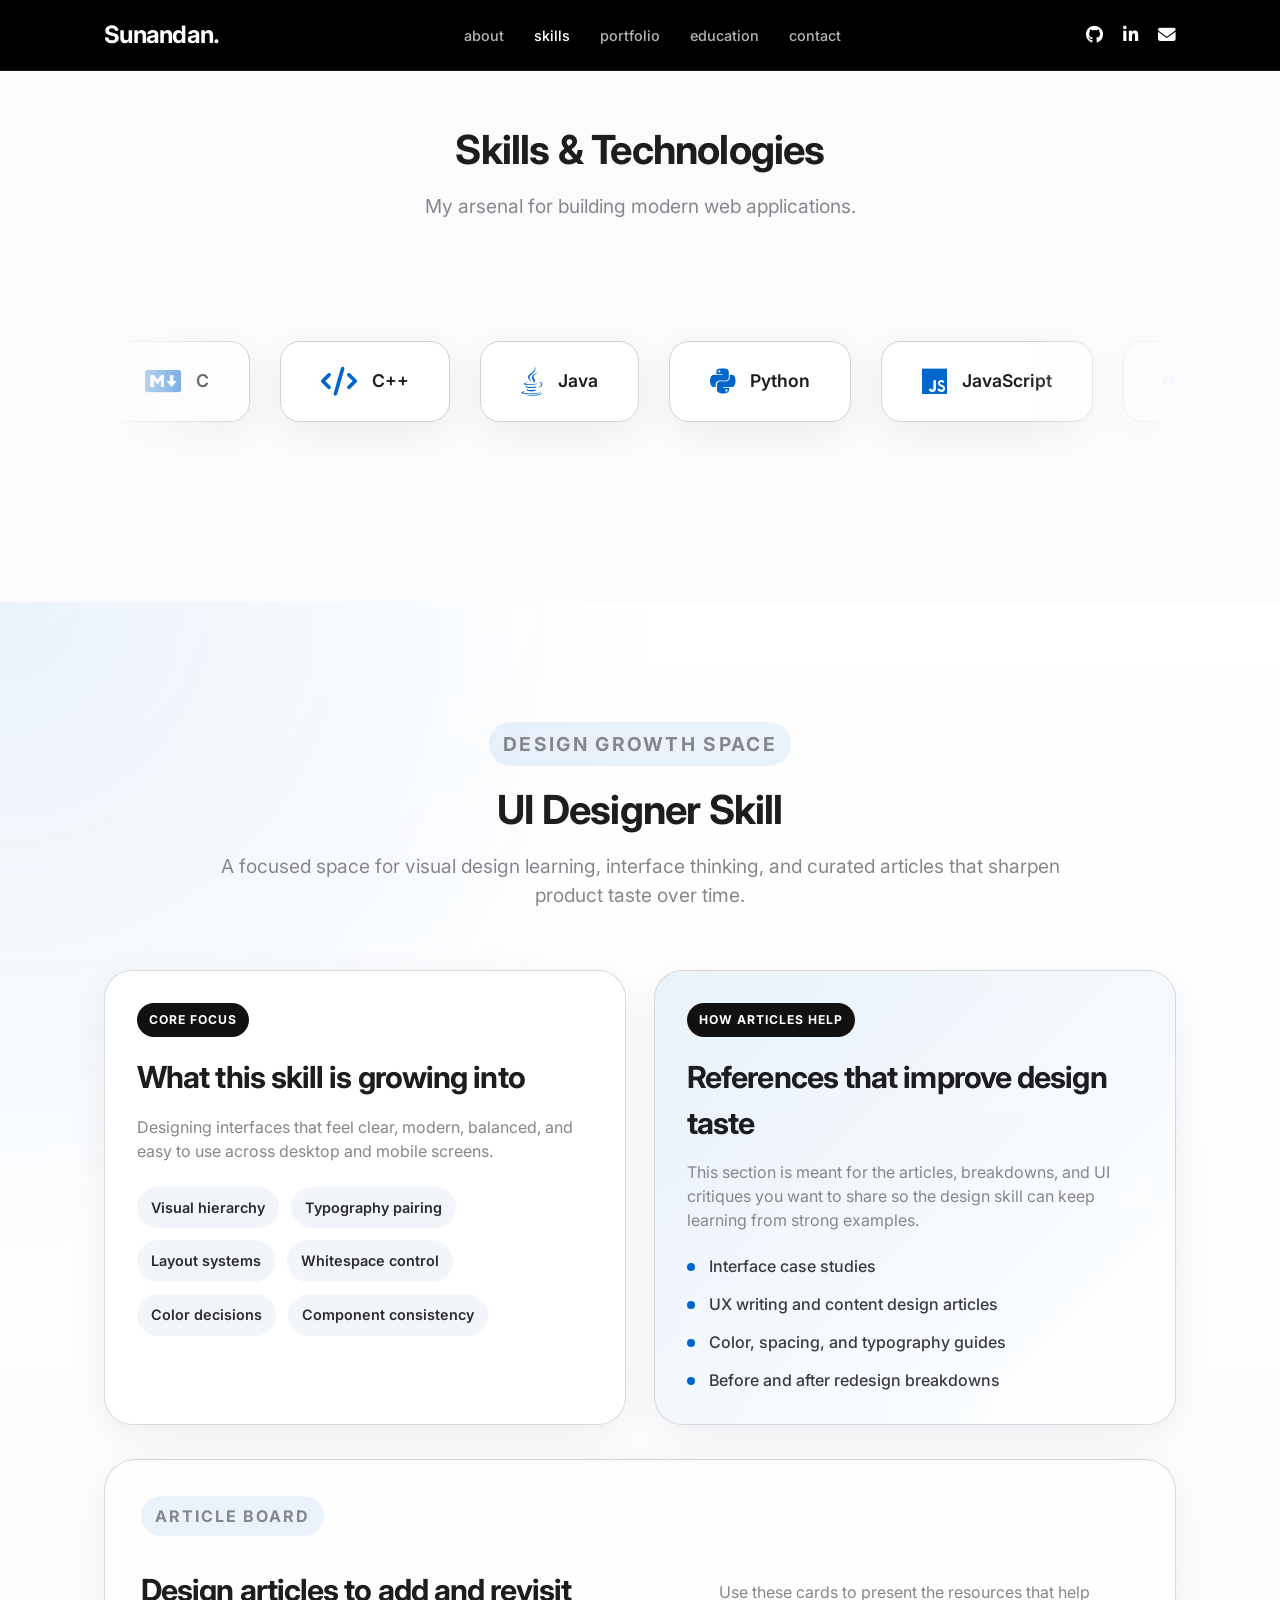
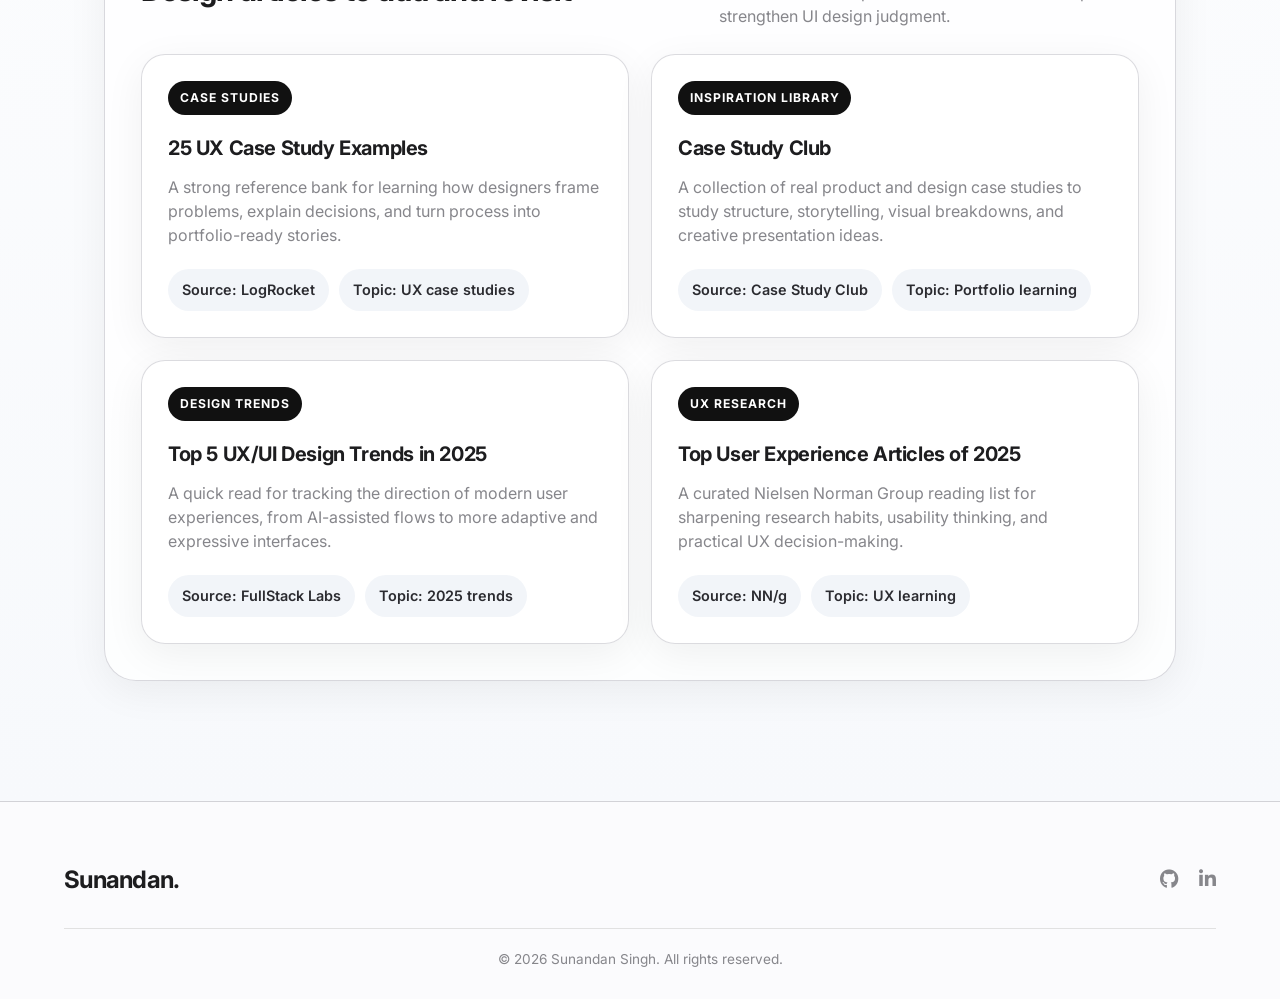
<file: skills.html>
<!DOCTYPE html>
<html lang="en">
<head>
    <meta charset="UTF-8">
    <meta name="viewport" content="width=device-width, initial-scale=1.0">
    <title>Skills | Sunandan Singh Portfolio</title>
    <meta name="description" content="Browse the technical skills, frameworks, tools, and UI design learning focus areas of Sunandan Singh.">
    <meta name="robots" content="index,follow">
    <meta name="theme-color" content="#111111">
    <link rel="canonical" href="https://sunandansingh.in/skills.html">
    <meta property="og:type" content="website">
    <meta property="og:title" content="Skills | Sunandan Singh Portfolio">
    <meta property="og:description" content="Technical skills, development stack, and UI design learning resources from Sunandan Singh.">
    <meta property="og:url" content="https://sunandansingh.in/skills.html">
    <meta property="og:image" content="https://sunandansingh.in/assets/resume.png">
    <meta name="twitter:card" content="summary_large_image">
    <meta name="twitter:title" content="Skills | Sunandan Singh Portfolio">
    <meta name="twitter:description" content="Technical skills, frameworks, tools, and UI design learning focus areas.">
    <meta name="twitter:image" content="https://sunandansingh.in/assets/resume.png">
    <link rel="preconnect" href="https://fonts.googleapis.com">
    <link rel="preconnect" href="https://fonts.gstatic.com" crossorigin>
    <link rel="preconnect" href="https://cdnjs.cloudflare.com" crossorigin>
    <link href="https://fonts.googleapis.com/css2?family=Inter:wght@300;400;500;600;700;800&display=swap" rel="stylesheet">
    <link rel="stylesheet" href="https://cdnjs.cloudflare.com/ajax/libs/font-awesome/6.4.0/css/all.min.css">
    <link rel="stylesheet" href="style.css">
</head>
<body>
    <a class="skip-link" href="#main-content">Skip to content</a>
    <nav aria-label="Main Navigation">
        <div class="nav-content">
            <a href="index.html#personal-info" class="logo">Sunandan.</a>
            <ul class="nav-links" id="primary-navigation">
                <li><a href="index.html" >about</a></li>
                <li><a href="skills.html" class="active">skills</a></li>
                <li><a href="projects.html">portfolio</a></li>
                <li><a href="education.html">education</a></li>
                <li><a href="index.html#contact">contact</a></li>
            </ul>
            <div class="social-links-nav">
                <a href="https://github.com/Sunandanthakur" target="_blank" rel="noreferrer noopener" aria-label="GitHub"><i class="fab fa-github"></i></a>
                <a href="https://linkedin.com/in/Sunandansingh" target="_blank" rel="noreferrer noopener" aria-label="LinkedIn"><i class="fab fa-linkedin-in"></i></a>
                <a href="mailto:SunandanSingh0001@gmail.com" aria-label="Email"><i class="fas fa-envelope"></i></a>
            </div>
            <button class="hamburger" type="button" aria-label="Open navigation menu" aria-controls="primary-navigation" aria-expanded="false">
                <i class="fas fa-bars"></i>
            </button>
        </div>
    </nav>

    <main id="main-content">

        <section id="skills" class="skills fade-in-section bg-light">
            <div class="section-container">
                <div class="section-header">
                    <h2>Skills & Technologies</h2>
                    <p>My arsenal for building modern web applications.</p>
                </div>
                <div class="skills-marquee">
                    <div class="marquee-content">
                        <!-- Languages -->
                        <div class="skill-item"><i class="fab fa-markdown"></i> <span>C</span></div>
                        <div class="skill-item"><i class="fas fa-code"></i> <span>C++</span></div>
                        <div class="skill-item"><i class="fab fa-java"></i> <span>Java</span></div>
                        <div class="skill-item"><i class="fab fa-python"></i> <span>Python</span></div>
                        <div class="skill-item"><i class="fab fa-js"></i> <span>JavaScript</span></div>
                        <div class="skill-item"><i class="fab fa-php"></i> <span>PHP</span></div>
                        <!-- Frameworks -->
                        <div class="skill-item"><i class="fab fa-node-js"></i> <span>Node.js</span></div>
                        <div class="skill-item"><i class="fab fa-react"></i> <span>React.js</span></div>
                        <div class="skill-item"><i class="fas fa-server"></i> <span>Express.js</span></div>
                        <div class="skill-item"><i class="fab fa-angular"></i> <span>Angular</span></div>
                        <div class="skill-item"><i class="fab fa-html5"></i> <span>HTML5</span></div>
                        <div class="skill-item"><i class="fab fa-css3-alt"></i> <span>CSS3</span></div>
                        <!-- Tools & DB -->
                        <div class="skill-item"><i class="fas fa-database"></i> <span>MySQL</span></div>
                        <div class="skill-item"><i class="fas fa-leaf"></i> <span>MongoDB</span></div>
                        <div class="skill-item"><i class="fab fa-git-alt"></i> <span>Git</span></div>
                        <div class="skill-item"><i class="fas fa-terminal"></i> <span>VS Code</span></div>
                        
                        <!-- Duplicated for Loop -->
                        <div class="skill-item"><i class="fab fa-markdown"></i> <span>C</span></div>
                        <div class="skill-item"><i class="fas fa-code"></i> <span>C++</span></div>
                        <div class="skill-item"><i class="fab fa-java"></i> <span>Java</span></div>
                        <div class="skill-item"><i class="fab fa-python"></i> <span>Python</span></div>
                        <div class="skill-item"><i class="fab fa-js"></i> <span>JavaScript</span></div>
                        <div class="skill-item"><i class="fab fa-php"></i> <span>PHP</span></div>
                        <div class="skill-item"><i class="fab fa-node-js"></i> <span>Node.js</span></div>
                        <div class="skill-item"><i class="fab fa-react"></i> <span>React.js</span></div>
                        <div class="skill-item"><i class="fas fa-server"></i> <span>Express.js</span></div>
                        <div class="skill-item"><i class="fab fa-angular"></i> <span>Angular</span></div>
                        <div class="skill-item"><i class="fab fa-html5"></i> <span>HTML5</span></div>
                        <div class="skill-item"><i class="fab fa-css3-alt"></i> <span>CSS3</span></div>
                        <div class="skill-item"><i class="fas fa-database"></i> <span>MySQL</span></div>
                        <div class="skill-item"><i class="fas fa-leaf"></i> <span>MongoDB</span></div>
                        <div class="skill-item"><i class="fab fa-git-alt"></i> <span>Git</span></div>
                        <div class="skill-item"><i class="fas fa-terminal"></i> <span>VS Code</span></div>
                    </div>
                </div>
            </div>
        </section>

        <section class="ui-skill-lab fade-in-section">
            <div class="section-container">
                <div class="section-header ui-skill-header">
                    <p class="ui-skill-kicker">Design Growth Space</p>
                    <h2>UI Designer Skill</h2>
                    <p>A focused space for visual design learning, interface thinking, and curated articles that sharpen product taste over time.</p>
                </div>

                <div class="ui-skill-grid">
                    <article class="ui-skill-panel">
                        <div class="ui-skill-tag">Core Focus</div>
                        <h3>What this skill is growing into</h3>
                        <p>Designing interfaces that feel clear, modern, balanced, and easy to use across desktop and mobile screens.</p>
                        <div class="ui-pill-list">
                            <span>Visual hierarchy</span>
                            <span>Typography pairing</span>
                            <span>Layout systems</span>
                            <span>Whitespace control</span>
                            <span>Color decisions</span>
                            <span>Component consistency</span>
                        </div>
                    </article>

                    <article class="ui-skill-panel ui-skill-panel-accent">
                        <div class="ui-skill-tag">How articles help</div>
                        <h3>References that improve design taste</h3>
                        <p>This section is meant for the articles, breakdowns, and UI critiques you want to share so the design skill can keep learning from strong examples.</p>
                        <ul class="ui-notes-list">
                            <li>Interface case studies</li>
                            <li>UX writing and content design articles</li>
                            <li>Color, spacing, and typography guides</li>
                            <li>Before and after redesign breakdowns</li>
                        </ul>
                    </article>
                </div>

                <div class="ui-article-board">
                    <div class="ui-article-board-header">
                        <div>
                            <p class="ui-skill-kicker">Article Board</p>
                            <h3>Design articles to add and revisit</h3>
                        </div>
                        <p>Use these cards to present the resources that help strengthen UI design judgment.</p>
                    </div>

                    <div class="ui-article-grid">
                        <a href="https://blog.logrocket.com/ux-design/ux-design-case-study-examples/?utm_source=chatgpt.com" target="_blank" rel="noopener noreferrer" class="ui-article-card">
                            <span class="ui-article-type">Case Studies</span>
                            <h4>25 UX Case Study Examples</h4>
                            <p>A strong reference bank for learning how designers frame problems, explain decisions, and turn process into portfolio-ready stories.</p>
                            <div class="ui-article-meta">
                                <span>Source: LogRocket</span>
                                <span>Topic: UX case studies</span>
                            </div>
                        </a>

                        <a href="https://www.casestudy.club/case-studies?utm_source=chatgpt.com" target="_blank" rel="noopener noreferrer" class="ui-article-card">
                            <span class="ui-article-type">Inspiration Library</span>
                            <h4>Case Study Club</h4>
                            <p>A collection of real product and design case studies to study structure, storytelling, visual breakdowns, and creative presentation ideas.</p>
                            <div class="ui-article-meta">
                                <span>Source: Case Study Club</span>
                                <span>Topic: Portfolio learning</span>
                            </div>
                        </a>

                        <a href="https://www.fullstack.com/labs/resources/blog/top-5-ux-ui-design-trends-in-2025-the-future-of-user-experiences?utm_source=chatgpt.com" target="_blank" rel="noopener noreferrer" class="ui-article-card">
                            <span class="ui-article-type">Design Trends</span>
                            <h4>Top 5 UX/UI Design Trends in 2025</h4>
                            <p>A quick read for tracking the direction of modern user experiences, from AI-assisted flows to more adaptive and expressive interfaces.</p>
                            <div class="ui-article-meta">
                                <span>Source: FullStack Labs</span>
                                <span>Topic: 2025 trends</span>
                            </div>
                        </a>

                        <a href="https://www.nngroup.com/articles/top-articles-2025/?utm_source=chatgpt.com" target="_blank" rel="noopener noreferrer" class="ui-article-card">
                            <span class="ui-article-type">UX Research</span>
                            <h4>Top User Experience Articles of 2025</h4>
                            <p>A curated Nielsen Norman Group reading list for sharpening research habits, usability thinking, and practical UX decision-making.</p>
                            <div class="ui-article-meta">
                                <span>Source: NN/g</span>
                                <span>Topic: UX learning</span>
                            </div>
                        </a>
                    </div>
                </div>
            </div>
        </section>
</main>

    <footer class="site-footer">
        <div class="footer-content">
            <a href="index.html#personal-info" class="logo">Sunandan.</a>
            <div class="footer-links">
                <a href="https://github.com/Sunandanthakur" target="_blank" rel="noreferrer noopener" aria-label="GitHub profile"><i class="fab fa-github"></i></a>
                <a href="https://linkedin.com/in/Sunandansingh" target="_blank" rel="noreferrer noopener" aria-label="LinkedIn profile"><i class="fab fa-linkedin-in"></i></a>
            </div>
        </div>
        <div class="footer-bottom">
            <p>&copy; 2026 Sunandan Singh. All rights reserved.</p>
        </div>
    </footer>

    <script src="script.js" defer></script>
</body>
</html>
</file>
<file: style.css>
:root {
    --bg-main: #ffffff;
    --bg-alt: #fbfbfd;
    --text-primary: #1d1d1f;
    --text-secondary: #86868b;
    --apple-blue: #0066cc;
    --apple-blue-hover: #0077ed;
    --nav-bg: #000000;
    --nav-text: #f5f5f7;
    --nav-text-hover: #ffffff;
    --border-color: #d2d2d7;
    --card-shadow: 0 10px 40px rgba(0,0,0,0.06);
    --card-hover-shadow: 0 20px 60px rgba(0,0,0,0.1);
    --font-fam: -apple-system, BlinkMacSystemFont, 'Inter', "SF Pro Display", "Segoe UI", Roboto, sans-serif;
    --transition: all 0.3s ease;
}

* {
    margin: 0; padding: 0; box-sizing: border-box;
}

html {
    scroll-behavior: smooth;
    scroll-padding-top: 90px;
}

body {
    font-family: var(--font-fam);
    background-color: var(--bg-main);
    color: var(--text-primary);
    line-height: 1.5;
    -webkit-font-smoothing: antialiased;
}

a {
    text-decoration: none;
    color: inherit;
}

img {
    max-width: 100%;
    height: auto;
}

:focus-visible {
    outline: 3px solid rgba(0, 102, 204, 0.35);
    outline-offset: 3px;
}

.skip-link {
    position: absolute;
    left: 16px;
    top: -48px;
    z-index: 2000;
    padding: 10px 14px;
    border-radius: 12px;
    background: #111111;
    color: #ffffff;
    font-weight: 600;
    transition: top 0.2s ease;
}

.skip-link:focus {
    top: 16px;
}

ul {
    list-style: none;
}

.bg-light {
    background-color: var(--bg-alt);
}

.mt-4 {
    margin-top: 2rem;
}

.section-container {
    max-width: 1200px;
    margin: 0 auto;
    padding: 120px 5%;
}

.section-header {
    text-align: center;
    margin-bottom: 60px;
}

.section-header h2 {
    font-size: 2.5rem;
    font-weight: 700;
    margin-bottom: 12px;
    letter-spacing: -0.02em;
}

.section-header p {
    font-size: 1.2rem;
    color: var(--text-secondary);
}

/* Navbar (Black like the image) */
nav {
    position: fixed;
    top: 0; left: 0; width: 100%;
    background: #000000;
    z-index: 1000;
    transition: var(--transition);
    border-bottom: 1px solid rgba(255,255,255,0.1);
}

.nav-content {
    display: flex;
    justify-content: space-between;
    align-items: center;
    padding: 0 5%;
    max-width: 1200px;
    margin: 0 auto;
    height: 70px;
}

.logo {
    color: white;
    font-size: 1.5rem;
    font-weight: 700;
    letter-spacing: -0.03em;
}

.nav-links {
    display: flex;
    gap: 30px;
}

.nav-links li a {
    color: rgba(255,255,255,0.7);
    font-size: 0.9rem;
    font-weight: 500;
    transition: var(--transition);
    text-transform: lowercase;
}

.nav-links li a:hover,
.nav-links li a.active {
    color: #ffffff;
}

.social-links-nav {
    display: flex;
    gap: 20px;
}

.social-links-nav a {
    color: white;
    font-size: 1.1rem;
    transition: var(--transition);
}

.social-links-nav a:hover {
    color: var(--text-secondary);
}

.hamburger {
    display: none;
    color: white;
    font-size: 1.2rem;
    cursor: pointer;
    background: transparent;
    border: 0;
}

/* Split Hero Section */
.split-hero {
    position: relative;
    width: 100%;
    height: 100vh;
    min-height: 100svh;
    overflow: hidden;
    background-color: #ffffff; /* User requested white background */
}

/* Static Text Layer Overrides */
.hero-text-container {
    position: absolute;
    top: 0;
    left: 0;
    width: 100%;
    height: 100%;
    z-index: 20;
    pointer-events: none;
}

.hero-text-left, .hero-text-right {
    position: absolute;
    top: 0;
    width: 50%;
    height: 100%;
    transition: opacity 0.3s ease;
}

.hero-text-left {
    left: 0;
}

.hero-text-right {
    right: 0;
}

.hero-text-left .side-content {
    left: 0;
}

.hero-text-right .side-content {
    right: 0;
}

.side-content {
    position: absolute;
    top: 50%;
    transform: translateY(-50%);
    width: 50vw;
    text-align: center;
    padding: 0 10%;
    z-index: 5;
}

.side-content h1 {
    font-size: clamp(3rem, 8vw, 6rem);
    font-weight: 800;
    text-transform: lowercase;
    margin-bottom: 20px;
    letter-spacing: -0.05em;
    pointer-events: auto;
}

.hero-text-left .side-content h1 {
    font-family: inherit;
    color: #000000; /* Designer is on the left now */
}
.hero-text-right .side-content h1 {
    font-family: 'Courier New', Courier, monospace;
    color: #000000; /* Coder is on the right now */
}

.side-content p {
    font-size: 1.1rem;
    max-width: 400px;
    margin: 0 auto;
    line-height: 1.6;
    pointer-events: auto;
}

.hero-text-left .side-content p {
    color: var(--text-secondary);
}
.hero-text-right .side-content p {
    color: var(--text-secondary);
}

/* Butterfly Image Container */
.butterfly-container {
    position: absolute;
    top: 50%;
    left: 50%;
    transform: translate(-50%, -50%);
    width: clamp(300px, 40vw, 600px);
    z-index: 10;
    pointer-events: none;
}

.btf-base {
    position: relative;
    width: 100%;
    height: auto;
    object-fit: contain;
    display: block;
    transition: transform 1.2s cubic-bezier(0.16, 1, 0.3, 1), opacity 1.2s ease, clip-path 1.2s ease;
}

.btf-top {
    position: absolute;
    top: 0;
    left: 0;
    width: 100%;
    height: 100%;
    object-fit: contain;
    z-index: 2;
    clip-path: polygon(0 0, 50% 0, 50% 100%, 0 100%);
    transition: transform 1.2s cubic-bezier(0.16, 1, 0.3, 1), opacity 1.2s ease, clip-path 1.2s ease;
}

/* Join Animation States */
.btf-base.preparing {
    transform: translateX(50px);
    opacity: 0;
    clip-path: polygon(50% 0, 100% 0, 100% 100%, 50% 100%);
}

.btf-top.preparing {
    transform: translateX(-50px);
    opacity: 0;
    clip-path: polygon(0 0, 50% 0, 50% 100%, 0 100%);
}

.btf-base.joined {
    transform: translateX(0);
    opacity: 1;
    clip-path: polygon(0 0, 100% 0, 100% 100%, 0 100%);
}

.btf-top.joined {
    transform: translateX(0);
    opacity: 1;
    clip-path: polygon(0 0, 50% 0, 50% 100%, 0 100%);
}

/* We removed the float animation from portrait so the two halves stay perfectly synced */

/* Build Section */
.build-best-section {
    position: relative;
    min-height: 100svh;
    display: flex;
    align-items: center;
    justify-content: center;
    overflow: hidden;
    padding-top: 0;
    background:
        radial-gradient(circle at 50% 42%, rgba(255,255,255,0.05), transparent 18%),
        #171717;
    color: #ffffff;
}

.build-best-section::before {
    content: none;
}

.build-stage {
    position: relative;
    width: min(1420px, 94vw);
    min-height: 680px;
    display: flex;
    align-items: center;
    justify-content: center;
}

.build-grid {
    position: absolute;
    inset: 18% 14% 14%;
    opacity: 0.3;
    background-image:
        linear-gradient(rgba(255,255,255,0.12) 1px, transparent 1px),
        linear-gradient(90deg, rgba(255,255,255,0.12) 1px, transparent 1px);
    background-size: 62px 34px;
    -webkit-mask-image: linear-gradient(180deg, transparent 0%, #000 10%, #000 92%, transparent 100%);
    mask-image: linear-gradient(180deg, transparent 0%, #000 10%, #000 92%, transparent 100%);
}

.build-stage h2 {
    position: relative;
    z-index: 2;
    display: flex;
    align-items: baseline;
    justify-content: center;
    gap: 0.24em;
    font-size: clamp(3.7rem, 9vw, 9.3rem);
    line-height: 0.9;
    font-weight: 500;
    letter-spacing: 0;
    text-align: center;
    color: #f8f2ef;
    text-shadow: 0 4px 24px rgba(0,0,0,0.18);
}

.build-stage h2 span:first-child {
    font-family: Georgia, "Times New Roman", serif;
    font-style: italic;
    font-weight: 700;
    letter-spacing: 0;
}

.float-chip {
    position: absolute;
    z-index: 3;
    display: flex;
    align-items: center;
    gap: 10px;
    padding: 10px 14px;
    border-radius: 999px;
    background: rgba(255,255,255,0.045);
    border: 1px solid rgba(255,255,255,0.1);
    color: rgba(255,255,255,0.9);
    box-shadow: 0 12px 24px rgba(0,0,0,0.18);
    -webkit-backdrop-filter: blur(8px);
    backdrop-filter: blur(8px);
    animation: chip-float 7s ease-in-out infinite;
}

.float-chip i {
    font-size: 0.9rem;
    color: var(--chip-color);
}

.float-chip span {
    display: inline-flex;
    align-items: center;
    justify-content: center;
    font-size: 0.9rem;
    font-weight: 600;
    letter-spacing: -0.01em;
}

.float-chip::before {
    content: "";
    position: absolute;
    inset: -1px;
    border-radius: inherit;
    background: linear-gradient(135deg, rgba(255,255,255,0.12), transparent 55%);
    opacity: 0.2;
    pointer-events: none;
}

.chip-ui-flow {
    --chip-color: #f0b35f;
    left: 12%;
    top: 46%;
}

.chip-code-snippet {
    --chip-color: #78a6ff;
    left: 66%;
    top: 32%;
    animation-delay: -1.4s;
}

.chip-design-system {
    --chip-color: #aed46b;
    left: 26%;
    bottom: 19%;
    animation-delay: -2.6s;
}

.chip-api-ready {
    --chip-color: #dfa2f5;
    right: 10%;
    top: 60%;
    animation-delay: -3.6s;
}

.chip-code-snippet span {
    font-family: "SFMono-Regular", Consolas, "Liberation Mono", Menlo, monospace;
    font-size: 0.84rem;
}

@keyframes chip-float {
    0%, 100% {
        transform: translate3d(0, 0, 0) scale(1);
    }
    50% {
        transform: translate3d(0, -8px, 0) scale(1.01);
    }
}

.mockup-header {
    background-color: #f5f5f7;
    height: 30px;
    display: flex;
    align-items: center;
    padding: 0 15px;
    gap: 8px;
    border-bottom: 1px solid var(--border-color);
}

.dot {
    width: 10px; height: 10px;
    border-radius: 50%;
}
.dot.red { background-color: #ff5f56; }
.dot.yellow { background-color: #ffbd2e; }
.dot.green { background-color: #27c93f; }

.mockup-body {
    padding: 40px 30px;
}

.mockup-body h2 {
    font-size: 1.5rem;
    margin-bottom: 10px;
}

.mockup-body p {
    color: var(--text-secondary);
    margin-bottom: 20px;
    font-size: 0.95rem;
}

.mockup-code {
    background-color: #f5f5f7;
    padding: 20px;
    border-radius: 12px;
    font-family: inherit;
    font-size: 0.95rem;
    font-weight: 500;
    color: var(--apple-blue);
}
.mockup-code code { display: block; margin-bottom: 5px; }

/* Skills Marquee */
.skills-marquee {
    width: 100%;
    overflow: hidden;
    padding: 60px 0;
    position: relative;
    background: var(--bg-alt);
}

.skills-marquee::before,
.skills-marquee::after {
    content: "";
    position: absolute;
    top: 0;
    width: 150px;
    height: 100%;
    z-index: 2;
}

.skills-marquee::before {
    left: 0;
    background: linear-gradient(to right, var(--bg-alt), transparent);
}

.skills-marquee::after {
    right: 0;
    background: linear-gradient(to left, var(--bg-alt), transparent);
}

.marquee-content {
    display: flex;
    gap: 30px;
    width: max-content;
    animation: scroll 40s linear infinite;
}

.marquee-content:hover {
    animation-play-state: paused;
}

@keyframes scroll {
    0% { transform: translateX(0); }
    100% { transform: translateX(-50%); }
}

.skill-item {
    background: white;
    padding: 25px 40px;
    border-radius: 20px;
    box-shadow: var(--card-shadow);
    display: flex;
    align-items: center;
    gap: 15px;
    transition: var(--transition);
    border: 1px solid var(--border-color);
    flex-shrink: 0;
}

.skill-item:hover {
    transform: translateY(-5px);
    box-shadow: var(--card-hover-shadow);
    border-color: var(--apple-blue);
}

.skill-item i {
    font-size: 1.8rem;
    color: var(--apple-blue);
}

.skill-item span {
    font-size: 1.1rem;
    font-weight: 600;
    color: var(--text-primary);
    white-space: nowrap;
}

/* UI Designer Skill Section */
.ui-skill-lab {
    background:
        radial-gradient(circle at top left, rgba(0, 102, 204, 0.08), transparent 30%),
        linear-gradient(180deg, #ffffff 0%, #f7f9fc 100%);
}

.ui-skill-header {
    max-width: 860px;
    margin: 0 auto 60px;
}

.ui-skill-kicker {
    display: inline-block;
    margin-bottom: 14px;
    padding: 8px 14px;
    border-radius: 999px;
    background: rgba(0, 102, 204, 0.08);
    color: var(--apple-blue);
    font-size: 0.78rem;
    font-weight: 700;
    letter-spacing: 0.12em;
    text-transform: uppercase;
}

.ui-skill-grid {
    display: grid;
    grid-template-columns: repeat(2, minmax(0, 1fr));
    gap: 28px;
    margin-bottom: 34px;
}

.ui-skill-panel,
.ui-article-card {
    background: rgba(255,255,255,0.88);
    border: 1px solid rgba(210, 210, 215, 0.8);
    box-shadow: var(--card-shadow);
    -webkit-backdrop-filter: blur(8px);
    backdrop-filter: blur(8px);
}

.ui-skill-panel {
    padding: 32px;
    border-radius: 28px;
}

.ui-skill-panel-accent {
    background: linear-gradient(135deg, rgba(0, 102, 204, 0.08), rgba(255,255,255,0.96));
}

.ui-skill-tag,
.ui-article-type {
    display: inline-flex;
    align-items: center;
    padding: 8px 12px;
    border-radius: 999px;
    background: #111111;
    color: #ffffff;
    font-size: 0.76rem;
    font-weight: 700;
    letter-spacing: 0.08em;
    text-transform: uppercase;
}

.ui-skill-panel h3,
.ui-article-board-header h3 {
    font-size: 1.9rem;
    letter-spacing: -0.03em;
    margin: 18px 0 14px;
}

.ui-skill-panel p,
.ui-article-board-header p,
.ui-article-card p {
    color: var(--text-secondary);
    font-size: 1rem;
}

.ui-pill-list {
    display: flex;
    flex-wrap: wrap;
    gap: 12px;
    margin-top: 24px;
}

.ui-pill-list span,
.ui-article-meta span {
    padding: 10px 14px;
    border-radius: 999px;
    background: #f2f5f9;
    color: #2b2b30;
    font-size: 0.9rem;
    font-weight: 600;
}

.ui-notes-list {
    margin-top: 22px;
    display: grid;
    gap: 14px;
}

.ui-notes-list li {
    position: relative;
    padding-left: 22px;
    color: #3a3a40;
    font-weight: 500;
}

.ui-notes-list li::before {
    content: "";
    position: absolute;
    left: 0;
    top: 9px;
    width: 8px;
    height: 8px;
    border-radius: 50%;
    background: var(--apple-blue);
}

.ui-article-board {
    border-radius: 32px;
    padding: 36px;
    background: rgba(255,255,255,0.72);
    border: 1px solid rgba(210, 210, 215, 0.85);
    box-shadow: var(--card-shadow);
}

.ui-article-board-header {
    display: flex;
    justify-content: space-between;
    align-items: flex-end;
    gap: 24px;
    margin-bottom: 26px;
}

.ui-article-board-header p {
    max-width: 420px;
}

.ui-article-grid {
    display: grid;
    grid-template-columns: repeat(2, minmax(0, 1fr));
    gap: 22px;
}

.ui-article-card {
    border-radius: 24px;
    padding: 26px;
    transition: var(--transition);
}

.ui-article-card:hover {
    transform: translateY(-6px);
    box-shadow: var(--card-hover-shadow);
}

.ui-article-card h4 {
    margin: 18px 0 12px;
    font-size: 1.25rem;
    letter-spacing: -0.02em;
}

.ui-article-meta {
    display: flex;
    flex-wrap: wrap;
    gap: 10px;
    margin-top: 22px;
}

/* Projects Grid */
.project-grid {
    display: grid;
    grid-template-columns: repeat(auto-fit, minmax(320px, 1fr));
    gap: 40px;
}

.apple-card {
    background: white;
    border-radius: 24px;
    overflow: hidden;
    box-shadow: var(--card-shadow);
    transition: var(--transition);
    display: flex;
    flex-direction: column;
    height: 100%;
}

a.apple-card {
    text-decoration: none;
    color: inherit;
    cursor: pointer;
}

.apple-card:hover {
    transform: translateY(-10px);
    box-shadow: var(--card-hover-shadow);
}

.card-image {
    width: 100%;
    height: 220px;
    overflow: hidden;
}

.card-image img {
    width: 100%;
    height: 100%;
    object-fit: cover;
    transition: transform 0.5s ease;
}

.apple-card:hover .card-image img {
    transform: scale(1.05);
}

.card-image-placeholder {
    height: 200px;
    display: flex;
    align-items: center;
    justify-content: center;
    color: white;
    font-size: 4rem;
}
.bg-blue { background: linear-gradient(135deg, #4facfe 0%, #00f2fe 100%); }
.bg-purple { background: linear-gradient(135deg, #a18cd1 0%, #fbc2eb 100%); }
.bg-green { background: linear-gradient(135deg, #84fab0 0%, #8fd3f4 100%); }
.bg-orange { background: linear-gradient(135deg, #ff9a9e 0%, #fecfef 100%); }
.bg-dark { background: linear-gradient(135deg, #434343 0%, #000000 100%); }
.bg-red { background: linear-gradient(135deg, #ff0844 0%, #ffb199 100%); }
.bg-teal { background: linear-gradient(135deg, #209cff 0%, #68e0cf 100%); }

.card-content {
    padding: 30px;
}

.card-content h3 {
    font-size: 1.4rem;
    font-weight: 600;
    margin-bottom: 5px;
}

.card-content .date {
    font-size: 0.85rem;
    color: var(--text-secondary);
    margin-bottom: 15px;
}

.card-content .desc {
    font-size: 0.95rem;
    color: var(--text-primary);
    margin-bottom: 20px;
}

.tech-tags {
    display: flex;
    flex-wrap: wrap;
    gap: 8px;
}

.tech-tags span {
    font-size: 0.8rem;
    color: var(--text-secondary);
    background: var(--bg-alt);
    padding: 5px 12px;
    border-radius: 12px;
    border: 1px solid var(--border-color);
}

/* Education Page */
.education {
    position: relative;
    overflow: hidden;
    background:
        radial-gradient(circle at top left, rgba(0, 102, 204, 0.08), transparent 28%),
        radial-gradient(circle at top right, rgba(255, 166, 0, 0.08), transparent 24%),
        var(--bg-alt);
}

.education-highlights {
    display: grid;
    grid-template-columns: repeat(3, minmax(0, 1fr));
    gap: 18px;
    margin-bottom: 40px;
}

.highlight-pill {
    background: rgba(255, 255, 255, 0.88);
    border: 1px solid rgba(29, 29, 31, 0.08);
    border-radius: 22px;
    padding: 18px 20px;
    box-shadow: var(--card-shadow);
    transition: transform 0.35s ease, box-shadow 0.35s ease;
}

.highlight-pill:hover {
    transform: translateY(-6px);
    box-shadow: var(--card-hover-shadow);
}

.highlight-label {
    display: block;
    font-size: 0.75rem;
    text-transform: uppercase;
    letter-spacing: 0.14em;
    color: var(--text-secondary);
    margin-bottom: 8px;
}

.highlight-pill strong {
    font-size: 1.05rem;
    letter-spacing: -0.02em;
}

.education-shell {
    align-items: start;
}

/* Personal Info Section */
.personal-info-section {
    position: relative;
    background: linear-gradient(180deg, #fffdfb 0%, #ffffff 100%);
    border-radius: 28px;
    padding: 42px 40px 48px;
    overflow: hidden;
}

.personal-header {
    max-width: 760px;
    margin-left: auto;
    margin-right: auto;
}

.eyebrow {
    display: inline-block;
    font-size: 0.82rem;
    font-weight: 700;
    letter-spacing: 0.22em;
    text-transform: uppercase;
    color: #9e1f1f;
    margin-bottom: 14px;
}

.about-top {
    display: grid;
    grid-template-columns: 1.5fr 0.9fr;
    gap: 28px;
    align-items: end;
    padding-bottom: 28px;
    margin-bottom: 28px;
    border-bottom: 1px solid rgba(29, 29, 31, 0.08);
}

.about-top::before {
    content: "";
    position: absolute;
    top: -80px;
    right: -60px;
    width: 260px;
    height: 260px;
    background: radial-gradient(circle, rgba(201, 109, 103, 0.14) 0%, rgba(201, 109, 103, 0) 70%);
    pointer-events: none;
}

.about-copy h2 {
    font-size: clamp(2.3rem, 4vw, 3.3rem);
    letter-spacing: -0.05em;
    margin-bottom: 14px;
}

.about-lead {
    max-width: 760px;
    font-size: 1.06rem;
    line-height: 1.8;
    color: var(--text-secondary);
}

.about-mini-grid {
    display: grid;
    grid-template-columns: repeat(3, minmax(0, 1fr));
    gap: 14px;
}

.mini-stat {
    background: #faf6f1;
    border: 1px solid rgba(29, 29, 31, 0.07);
    border-radius: 22px;
    padding: 16px;
    transition: transform 0.35s ease, box-shadow 0.35s ease;
}

.mini-stat:hover {
    transform: translateY(-4px);
    box-shadow: 0 14px 26px rgba(72, 24, 24, 0.08);
}

.mini-stat span {
    display: block;
    font-size: 0.74rem;
    text-transform: uppercase;
    letter-spacing: 0.14em;
    color: var(--text-secondary);
    margin-bottom: 8px;
}

.mini-stat strong {
    font-size: 1rem;
    font-weight: 700;
}

.personal-layout {
    display: grid;
    grid-template-columns: minmax(280px, 460px) 1fr;
    gap: 40px;
    align-items: start;
    padding-bottom: 34px;
    margin-bottom: 34px;
    border-bottom: 1px solid rgba(29, 29, 31, 0.08);
}

.warrior-stage {
    display: flex;
    align-items: center;
    justify-content: center;
}

.warrior-frame {
    background: linear-gradient(180deg, #ffffff 0%, #fff8f2 100%);
    border: 1px solid rgba(29, 29, 31, 0.06);
    border-radius: 28px;
    overflow: hidden;
    box-shadow: 0 22px 50px rgba(72, 24, 24, 0.08);
    min-height: 500px;
    width: 100%;
    display: flex;
    align-items: center;
    justify-content: center;
}

.warrior-image {
    display: block;
    width: 100%;
    height: 100%;
    object-fit: cover;
    object-position: center top;
    transition: transform 0.9s cubic-bezier(0.16, 1, 0.3, 1);
}

.facts-panel {
    padding: 16px 6px 16px 0;
}

.facts-header {
    margin-bottom: 20px;
}

.facts-header h3,
.skills-headline h3 {
    font-size: 2rem;
    font-weight: 500;
    letter-spacing: -0.04em;
    margin-bottom: 8px;
}

.facts-header p {
    color: var(--text-secondary);
}

.facts-list {
    display: grid;
    gap: 12px;
}

.fact-item {
    font-size: 1.05rem;
    color: #5e5e63;
    line-height: 1.55;
    padding-bottom: 10px;
    border-bottom: 1px solid rgba(29, 29, 31, 0.07);
    transition: transform 0.3s ease, color 0.3s ease;
}

.fact-item:hover {
    transform: translateX(6px);
    color: #2d2d31;
}

.silly-graph {
    margin-top: 24px;
    padding: 20px 18px 18px;
    background: linear-gradient(180deg, #fff8f3 0%, #fffdfb 100%);
    border: 1px solid rgba(29, 29, 31, 0.07);
    border-radius: 24px;
}

.silly-graph-head {
    display: flex;
    justify-content: space-between;
    align-items: center;
    gap: 12px;
    margin-bottom: 16px;
}

.silly-graph-head h4 {
    font-size: 1.1rem;
    font-weight: 600;
}

.silly-graph-head span {
    font-size: 0.78rem;
    letter-spacing: 0.12em;
    text-transform: uppercase;
    color: #9e1f1f;
}

.silly-chart {
    display: grid;
    grid-template-columns: 70px 1fr;
    gap: 12px;
    min-height: 200px;
}

.silly-axis {
    display: grid;
    grid-template-rows: repeat(4, 1fr);
    align-items: end;
    color: #a0a0a5;
    font-size: 0.78rem;
    padding-bottom: 30px;
}

.silly-bars {
    display: grid;
    grid-template-columns: repeat(4, minmax(0, 1fr));
    gap: 12px;
    align-items: end;
    padding-top: 12px;
    min-height: 200px;
    border-left: 1px solid rgba(29, 29, 31, 0.08);
    border-bottom: 1px solid rgba(29, 29, 31, 0.08);
    background-image:
        linear-gradient(to top, rgba(29, 29, 31, 0.05) 1px, transparent 1px),
        linear-gradient(to top, rgba(29, 29, 31, 0.05) 1px, transparent 1px),
        linear-gradient(to top, rgba(29, 29, 31, 0.05) 1px, transparent 1px);
    background-size: 100% 25%;
    background-position: 0 0, 0 33.333%, 0 66.666%;
    background-repeat: no-repeat;
}

.silly-col {
    display: flex;
    justify-content: center;
    align-items: end;
    height: 100%;
}

.silly-bar {
    width: 100%;
    max-width: 82px;
    border-radius: 12px 12px 0 0;
    padding: 14px 8px 10px;
    display: flex;
    flex-direction: column;
    justify-content: flex-end;
    align-items: center;
    text-align: center;
    color: #ffffff;
    transition: transform 0.3s ease;
}

.silly-col:hover .silly-bar {
    transform: translateY(-6px);
}

.silly-bar strong {
    font-size: 1.55rem;
    line-height: 1;
    margin-bottom: 6px;
}

.silly-bar span {
    font-size: 0.76rem;
    line-height: 1.2;
    font-weight: 600;
}

.silly-bar.mint { background: #95ccc3; }
.silly-bar.peach { background: #dfb6ac; }
.silly-bar.lemon { background: #e4c35d; }
.silly-bar.coral { background: #c96d67; }

.skills-showcase {
    display: grid;
    gap: 26px;
}

.skills-headline {
    display: flex;
    justify-content: space-between;
    align-items: end;
    gap: 16px;
}

.chart-grid {
    display: grid;
    grid-template-columns: 96px 1fr;
    gap: 20px;
    align-items: stretch;
    min-height: 430px;
}

.chart-y-axis {
    display: grid;
    grid-template-rows: repeat(4, 1fr);
    align-items: end;
    color: #9a9aa0;
    font-size: 0.9rem;
    padding-bottom: 54px;
}

.chart-bars {
    display: grid;
    grid-template-columns: repeat(5, minmax(0, 1fr));
    gap: 16px;
    align-items: end;
    min-height: 430px;
    padding-top: 26px;
    border-left: 1px solid rgba(29, 29, 31, 0.08);
    border-bottom: 1px solid rgba(29, 29, 31, 0.08);
    background-image:
        linear-gradient(to top, rgba(29, 29, 31, 0.06) 1px, transparent 1px),
        linear-gradient(to top, rgba(29, 29, 31, 0.06) 1px, transparent 1px),
        linear-gradient(to top, rgba(29, 29, 31, 0.06) 1px, transparent 1px);
    background-size: 100% 25%;
    background-position: 0 0, 0 33.333%, 0 66.666%;
    background-repeat: no-repeat;
}

.chart-column {
    display: flex;
    align-items: end;
    justify-content: center;
    height: 100%;
}

.chart-bar {
    width: 100%;
    max-width: 110px;
    border-radius: 12px 12px 0 0;
    display: flex;
    flex-direction: column;
    justify-content: flex-end;
    align-items: center;
    padding: 18px 10px 14px;
    color: white;
    text-align: center;
    box-shadow: inset 0 -1px 0 rgba(255,255,255,0.16);
    transition: transform 0.35s ease, filter 0.35s ease;
}

.chart-column:hover .chart-bar {
    transform: translateY(-8px);
    filter: saturate(1.05) brightness(1.02);
}

.chart-bar strong {
    font-size: 2.1rem;
    line-height: 1;
    margin-bottom: 8px;
    text-shadow: 0 1px 2px rgba(0,0,0,0.12);
}

.chart-bar span {
    font-size: 0.86rem;
    line-height: 1.25;
    font-weight: 600;
}

.chart-bar.teal { background: #a7d7d7; }
.chart-bar.blush { background: #e8cbc1; }
.chart-bar.gold { background: #eccb67; }
.chart-bar.sand { background: #d7ba81; }
.chart-bar.red { background: #c96d67; }

.chart-bar.teal strong,
.chart-bar.blush strong,
.chart-bar.gold strong,
.chart-bar.sand strong,
.chart-bar.red strong {
    color: rgba(255,255,255,0.95);
}

.modal-overlay .about-copy,
.modal-overlay .about-mini-grid,
.modal-overlay .warrior-stage,
.modal-overlay .facts-panel,
.modal-overlay .skills-showcase,
.modal-overlay .close-modal {
    opacity: 0;
}

.modal-overlay .about-copy,
.modal-overlay .about-mini-grid,
.modal-overlay .warrior-stage,
.modal-overlay .facts-panel,
.modal-overlay .skills-showcase {
    transform: translateY(22px);
}

.modal-overlay .close-modal {
    transform: scale(0.9);
}

.modal-overlay .fact-item,
.modal-overlay .silly-graph,
.modal-overlay .silly-col,
.modal-overlay .chart-column,
.modal-overlay .mini-stat {
    opacity: 0;
}

.modal-overlay .fact-item {
    transform: translateX(-16px);
}

.modal-overlay .chart-column {
    transform: translateY(24px);
}

.modal-overlay .silly-graph {
    transform: translateY(18px);
}

.modal-overlay .silly-col {
    transform: translateY(18px);
}

.modal-overlay .mini-stat {
    transform: translateY(16px);
}

.modal-overlay .warrior-image {
    transform: scale(1.08) translateY(16px);
}

.modal-overlay.active .close-modal {
    animation: modal-pop-in 0.35s ease 0.08s forwards;
}

.modal-overlay.active .about-copy {
    animation: modal-rise-in 0.55s cubic-bezier(0.16, 1, 0.3, 1) 0.08s forwards;
}

.modal-overlay.active .about-mini-grid {
    animation: modal-rise-in 0.55s cubic-bezier(0.16, 1, 0.3, 1) 0.16s forwards;
}

.modal-overlay.active .warrior-stage {
    animation: modal-rise-in 0.65s cubic-bezier(0.16, 1, 0.3, 1) 0.2s forwards;
}

.modal-overlay.active .facts-panel {
    animation: modal-rise-in 0.6s cubic-bezier(0.16, 1, 0.3, 1) 0.28s forwards;
}

.modal-overlay.active .skills-showcase {
    animation: modal-rise-in 0.65s cubic-bezier(0.16, 1, 0.3, 1) 0.38s forwards;
}

.modal-overlay.active .warrior-image {
    animation: warrior-settle 0.95s cubic-bezier(0.16, 1, 0.3, 1) 0.26s forwards;
}

.modal-overlay.active .mini-stat:nth-child(1) { animation: modal-rise-in 0.45s ease 0.22s forwards; }
.modal-overlay.active .mini-stat:nth-child(2) { animation: modal-rise-in 0.45s ease 0.28s forwards; }
.modal-overlay.active .mini-stat:nth-child(3) { animation: modal-rise-in 0.45s ease 0.34s forwards; }

.modal-overlay.active .fact-item:nth-child(1) { animation: modal-slide-in 0.42s ease 0.34s forwards; }
.modal-overlay.active .fact-item:nth-child(2) { animation: modal-slide-in 0.42s ease 0.39s forwards; }
.modal-overlay.active .fact-item:nth-child(3) { animation: modal-slide-in 0.42s ease 0.44s forwards; }
.modal-overlay.active .fact-item:nth-child(4) { animation: modal-slide-in 0.42s ease 0.49s forwards; }
.modal-overlay.active .fact-item:nth-child(5) { animation: modal-slide-in 0.42s ease 0.54s forwards; }
.modal-overlay.active .fact-item:nth-child(6) { animation: modal-slide-in 0.42s ease 0.59s forwards; }
.modal-overlay.active .fact-item:nth-child(7) { animation: modal-slide-in 0.42s ease 0.64s forwards; }

.modal-overlay.active .silly-graph {
    animation: modal-rise-in 0.45s ease 0.68s forwards;
}

.modal-overlay.active .silly-col:nth-child(1) { animation: modal-rise-in 0.4s ease 0.74s forwards; }
.modal-overlay.active .silly-col:nth-child(2) { animation: modal-rise-in 0.4s ease 0.8s forwards; }
.modal-overlay.active .silly-col:nth-child(3) { animation: modal-rise-in 0.4s ease 0.86s forwards; }
.modal-overlay.active .silly-col:nth-child(4) { animation: modal-rise-in 0.4s ease 0.92s forwards; }

.modal-overlay.active .chart-column:nth-child(1) { animation: modal-rise-in 0.5s cubic-bezier(0.16, 1, 0.3, 1) 0.48s forwards; }
.modal-overlay.active .chart-column:nth-child(2) { animation: modal-rise-in 0.5s cubic-bezier(0.16, 1, 0.3, 1) 0.56s forwards; }
.modal-overlay.active .chart-column:nth-child(3) { animation: modal-rise-in 0.5s cubic-bezier(0.16, 1, 0.3, 1) 0.64s forwards; }
.modal-overlay.active .chart-column:nth-child(4) { animation: modal-rise-in 0.5s cubic-bezier(0.16, 1, 0.3, 1) 0.72s forwards; }
.modal-overlay.active .chart-column:nth-child(5) { animation: modal-rise-in 0.5s cubic-bezier(0.16, 1, 0.3, 1) 0.8s forwards; }

@keyframes modal-rise-in {
    from {
        opacity: 0;
        transform: translateY(22px);
    }
    to {
        opacity: 1;
        transform: translateY(0);
    }
}

@keyframes modal-slide-in {
    from {
        opacity: 0;
        transform: translateX(-16px);
    }
    to {
        opacity: 1;
        transform: translateX(0);
    }
}

@keyframes modal-pop-in {
    from {
        opacity: 0;
        transform: scale(0.9);
    }
    to {
        opacity: 1;
        transform: scale(1);
    }
}

@keyframes warrior-settle {
    from {
        transform: scale(1.08) translateY(16px);
    }
    to {
        transform: scale(1) translateY(0);
    }
}

/* Timeline & Certs */
.split-layout {
    display: grid;
    grid-template-columns: 1fr 1fr;
    gap: 60px;
}

.col-title {
    font-size: 1.5rem;
    margin-bottom: 30px;
    font-weight: 600;
}

.timeline-clean {
    border-left: 2px solid var(--border-color);
    padding-left: 20px;
}

.timeline-node {
    position: relative;
    margin-bottom: 30px;
    padding: 18px 18px 18px 0;
    border-radius: 18px;
    transition: transform 0.35s ease, background-color 0.35s ease, box-shadow 0.35s ease;
    transform-style: preserve-3d;
}

.timeline-node::before {
    content: '';
    position: absolute;
    left: -27px;
    top: 5px;
    width: 12px;
    height: 12px;
    border-radius: 50%;
    background: white;
    border: 2px solid var(--apple-blue);
}

.timeline-node:hover {
    transform: translateX(8px);
    background: rgba(255, 255, 255, 0.72);
    box-shadow: 0 16px 38px rgba(0, 0, 0, 0.06);
}

.timeline-node h4 {
    font-size: 1.1rem;
    margin-bottom: 5px;
}

.timeline-node .degree {
    font-size: 0.95rem;
    color: var(--text-primary);
    margin-bottom: 5px;
}

.timeline-node .date {
    font-size: 0.85rem;
    color: var(--text-secondary);
}

.achievement-box {
    background: white;
    border-radius: 16px;
    padding: 20px;
    display: flex;
    align-items: flex-start;
    gap: 15px;
    box-shadow: var(--card-shadow);
    transition: transform 0.35s ease, box-shadow 0.35s ease, border-color 0.35s ease;
    border: 1px solid transparent;
}

.achievement-box:hover {
    transform: translateY(-6px);
    box-shadow: var(--card-hover-shadow);
    border-color: rgba(0, 102, 204, 0.16);
}

.achievement-icon {
    font-size: 2rem;
}

.achievement-box h4 { margin-bottom: 5px; font-weight: 600; }
.achievement-box p { font-size: 0.9rem; color: var(--text-secondary); margin-bottom: 5px;}
.achievement-box .date { font-size: 0.8rem; color: var(--apple-blue); }

.cert-list { display: flex; flex-direction: column; gap: 20px; }

.cert-item {
    display: flex;
    align-items: center;
    gap: 20px;
    background: white;
    padding: 20px;
    border-radius: 16px;
    box-shadow: var(--card-shadow);
    transition: var(--transition);
    border: 1px solid transparent;
    position: relative;
    overflow: hidden;
    isolation: isolate;
    transform-style: preserve-3d;
    --spot-x: 50%;
    --spot-y: 50%;
}

.cert-item::before {
    content: "";
    position: absolute;
    inset: 0;
    background: radial-gradient(circle at var(--spot-x) var(--spot-y), rgba(255,255,255,0.7), transparent 36%);
    opacity: 0;
    transition: opacity 0.35s ease;
    z-index: 0;
}

a.cert-item {
    text-decoration: none;
    color: inherit;
    cursor: pointer;
}

.cert-item:hover {
    transform: translateY(-5px);
    box-shadow: var(--card-hover-shadow);
    border-color: rgba(0, 102, 204, 0.3);
}

.cert-item:hover::before {
    opacity: 1;
}

.featured-cert {
    border-color: rgba(0, 102, 204, 0.18);
    background: linear-gradient(135deg, rgba(255,255,255,0.98) 0%, rgba(240,247,255,0.98) 100%);
}

.featured-cert .cert-details h4 {
    color: #0d4f97;
}

.cert-icon {
    width: 80px; height: 60px;
    background: var(--bg-alt);
    border-radius: 8px;
    display: flex;
    align-items: center;
    justify-content: center;
    flex-shrink: 0;
    overflow: hidden;
    box-shadow: 0 4px 12px rgba(0,0,0,0.05);
    transition: transform 0.35s ease, box-shadow 0.35s ease;
    position: relative;
    z-index: 1;
}

.cert-icon img {
    width: 100%;
    height: 100%;
    object-fit: cover;
    transition: transform 0.45s ease;
}

.cert-details {
    flex-grow: 1;
    position: relative;
    z-index: 1;
}

.cert-details h4 {font-size: 1rem; margin-bottom: 3px; font-weight: 600; line-height: 1.2;}
.cert-details p {font-size: 0.9rem; color: var(--text-secondary); margin-bottom: 3px; line-height: 1.3;}
.cert-details .date-link {
    display: flex; 
    justify-content: space-between; 
    align-items: center; 
    margin-top: 5px;
}
.cert-details .date {font-size: 0.8rem; color: var(--apple-blue);}
.cert-details .link-icon {font-size: 0.9rem; color: var(--text-secondary); transition: var(--transition);}
.cert-item:hover .link-icon {color: var(--apple-blue); transform: translateX(3px);}
.cert-item:hover .cert-icon {transform: scale(1.06) rotate(-2deg); box-shadow: 0 12px 24px rgba(0,0,0,0.08);}
.cert-item:hover .cert-icon img {transform: scale(1.06);}

/* Contact Section */
.contact {
    background:
        radial-gradient(circle at top left, rgba(0, 102, 204, 0.08), transparent 28%),
        linear-gradient(180deg, #f8fafc 0%, #f2f5f8 100%);
}

.contact-wrapper {
    display: grid;
    grid-template-columns: minmax(320px, 0.95fr) minmax(0, 1.15fr);
    gap: 32px;
    background: rgba(255,255,255,0.82);
    border: 1px solid rgba(29, 29, 31, 0.08);
    border-radius: 32px;
    box-shadow: 0 24px 80px rgba(22, 31, 43, 0.08);
    padding: 28px;
    backdrop-filter: blur(10px);
    -webkit-backdrop-filter: blur(10px);
}

.contact-info {
    display: grid;
    gap: 22px;
}

.contact-intro-card,
.form-shell {
    background: #ffffff;
    border: 1px solid rgba(29, 29, 31, 0.08);
    border-radius: 28px;
    box-shadow: 0 20px 50px rgba(20, 30, 44, 0.06);
}

.contact-intro-card {
    padding: 30px;
    background:
        radial-gradient(circle at top right, rgba(0, 102, 204, 0.08), transparent 28%),
        linear-gradient(180deg, #ffffff 0%, #f9fbfd 100%);
}

.contact-kicker,
.form-eyebrow {
    display: inline-flex;
    align-items: center;
    padding: 8px 12px;
    border-radius: 999px;
    background: rgba(0, 102, 204, 0.08);
    color: var(--apple-blue);
    font-size: 0.76rem;
    font-weight: 700;
    letter-spacing: 0.12em;
    text-transform: uppercase;
}

.contact-intro-card h3,
.form-shell-head h3 {
    font-size: 2rem;
    letter-spacing: -0.04em;
    line-height: 1.02;
    margin: 18px 0 14px;
}

.contact-intro-card p,
.form-shell-head p {
    color: var(--text-secondary);
    font-size: 1rem;
    line-height: 1.7;
}

.contact-status {
    display: inline-flex;
    align-items: center;
    gap: 10px;
    margin-top: 20px;
    padding: 12px 16px;
    border-radius: 999px;
    background: #f5f8fb;
    color: #1f2d3d;
    font-weight: 600;
}

.status-dot {
    width: 10px;
    height: 10px;
    border-radius: 50%;
    background: #20b15a;
    box-shadow: 0 0 0 6px rgba(32, 177, 90, 0.12);
}

.contact-info-grid {
    display: grid;
    gap: 14px;
}

.info-block {
    display: flex;
    align-items: flex-start;
    gap: 16px;
    padding: 20px 18px;
    border-radius: 20px;
    background: #ffffff;
    border: 1px solid rgba(29, 29, 31, 0.08);
    box-shadow: 0 14px 34px rgba(20, 30, 44, 0.04);
    transition: transform 0.35s ease, box-shadow 0.35s ease, border-color 0.35s ease;
}

a.info-block {
    color: inherit;
}

a.info-block:hover {
    transform: translateY(-4px);
    box-shadow: 0 18px 36px rgba(20, 30, 44, 0.08);
    border-color: rgba(0, 102, 204, 0.18);
}

.info-block i {
    width: 46px;
    height: 46px;
    display: inline-flex;
    align-items: center;
    justify-content: center;
    border-radius: 14px;
    background: #f4f8fc;
    font-size: 1.05rem;
    color: var(--apple-blue);
    flex-shrink: 0;
}

.info-label {
    display: block;
    font-size: 0.72rem;
    font-weight: 700;
    letter-spacing: 0.14em;
    text-transform: uppercase;
    color: #8f98a3;
    margin-bottom: 8px;
}

.info-block h4 {
    font-size: 1.02rem;
    margin-bottom: 6px;
    font-weight: 600;
    line-height: 1.35;
}

.info-block p {
    color: var(--text-secondary);
    font-size: 0.95rem;
    line-height: 1.55;
}

.info-static:hover {
    transform: none;
    box-shadow: 0 14px 34px rgba(20, 30, 44, 0.04);
    border-color: rgba(29, 29, 31, 0.08);
}

.contact-form-box {
    display: flex;
}

.form-shell {
    width: 100%;
    padding: 30px;
}

.form-shell-head {
    margin-bottom: 24px;
}

.form-shell-head h3 {
    font-size: 1.8rem;
}

.apple-form .form-row {
    display: flex;
    gap: 20px;
    margin-bottom: 20px;
}

.input-col { flex: 1; display: flex; flex-direction: column; gap: 8px;}
.form-group { display: flex; flex-direction: column; gap: 8px; margin-bottom: 25px;}

.apple-form label {
    font-size: 0.82rem;
    font-weight: 700;
    letter-spacing: 0.08em;
    text-transform: uppercase;
    color: #70757d;
}

.apple-form input, .apple-form textarea {
    width: 100%;
    padding: 15px 16px;
    border: 1px solid rgba(29, 29, 31, 0.1);
    border-radius: 16px;
    font-family: inherit;
    font-size: 1rem;
    transition: var(--transition);
    background-color: #f8fafc;
    color: #1d1d1f;
}

.apple-form input:focus, .apple-form textarea:focus {
    outline: none;
    border-color: var(--apple-blue);
    background: #ffffff;
    box-shadow: 0 0 0 4px rgba(0, 102, 204, 0.12);
}

.apple-form textarea {
    resize: vertical;
    min-height: 170px;
}

.submit-btn {
    width: 100%;
    padding: 15px 20px;
    border: none;
    border-radius: 16px;
    background: linear-gradient(135deg, #111111 0%, #2b2b2b 100%);
    color: #ffffff;
    font-size: 0.98rem;
    font-weight: 600;
    letter-spacing: 0.01em;
    box-shadow: 0 18px 32px rgba(17, 17, 17, 0.16);
}

.submit-btn:hover {
    transform: translateY(-2px);
    box-shadow: 0 22px 36px rgba(17, 17, 17, 0.2);
}

.form-success {
    display: none;
    color: #1f8f4d;
    margin-top: 16px;
    font-weight: 500;
}

.form-success.is-visible {
    display: block;
}

.form-success.is-error {
    color: #b42318;
}

.bot-field {
    position: absolute;
    opacity: 0;
    pointer-events: none;
    width: 1px;
    height: 1px;
}

/* Footer */
.site-footer {
    background-color: var(--bg-alt);
    padding: 60px 5% 30px;
    border-top: 1px solid var(--border-color);
}

.footer-content {
    max-width: 1200px;
    margin: 0 auto 30px;
    display: flex;
    justify-content: space-between;
    align-items: center;
}

.footer-content .logo { color: var(--text-primary); font-size: 1.5rem; font-weight: 700; letter-spacing: -0.03em;}

.footer-links {
    display: flex;
    gap: 20px;
}

.footer-links a {
    color: var(--text-secondary);
    font-size: 1.2rem;
    transition: var(--transition);
}

.footer-links a:hover { color: var(--text-primary); }

.footer-bottom {
    max-width: 1200px;
    margin: 0 auto;
    text-align: center;
    color: var(--text-secondary);
    font-size: 0.85rem;
    padding-top: 20px;
    border-top: 1px solid #e1e1e1;
}

/* Animations */
.fade-in-section {
    opacity: 0;
    transform: translateY(30px);
    transition: opacity 0.8s ease-out, transform 0.8s ease-out;
    will-change: opacity, visibility;
}
.fade-in-section.is-visible {
    opacity: 1;
    transform: none;
}

/* Directional reveal for graphs and pictures */
.warrior-stage,
.project-grid .apple-card,
.cert-list .cert-item,
.chart-column,
.silly-col {
    opacity: 0;
    transition:
        opacity 0.75s cubic-bezier(0.16, 1, 0.3, 1),
        transform 0.75s cubic-bezier(0.16, 1, 0.3, 1);
    will-change: transform, opacity;
}

.warrior-stage {
    transform: translateX(-56px);
}

.project-grid .apple-card,
.cert-list .cert-item {
    transform: translateX(56px);
}

.silly-col,
.chart-column {
    transform: translateY(18px);
}

.silly-bar,
.chart-bar {
    transform-origin: bottom center;
}

.fade-in-section .silly-bar,
.fade-in-section .chart-bar {
    transform: scaleY(0);
    opacity: 0;
    transition:
        transform 0.75s cubic-bezier(0.16, 1, 0.3, 1),
        opacity 0.45s ease;
    will-change: transform, opacity;
}

.fade-in-section.is-visible .warrior-stage,
.fade-in-section.is-visible .project-grid .apple-card,
.fade-in-section.is-visible .cert-list .cert-item {
    opacity: 1;
    transform: translateX(0);
}

.fade-in-section.is-visible .silly-col,
.fade-in-section.is-visible .chart-column {
    opacity: 1;
    transform: translateY(0);
}

.fade-in-section.is-visible .silly-bar,
.fade-in-section.is-visible .chart-bar {
    opacity: 1;
    transform: scaleY(1);
}

.fade-in-section.is-visible .project-grid .apple-card:nth-child(1),
.fade-in-section.is-visible .cert-list .cert-item:nth-child(1),
.fade-in-section.is-visible .chart-column:nth-child(1) .chart-bar,
.fade-in-section.is-visible .silly-col:nth-child(1) .silly-bar {
    transition-delay: 0.08s;
}

.fade-in-section.is-visible .project-grid .apple-card:nth-child(2),
.fade-in-section.is-visible .cert-list .cert-item:nth-child(2),
.fade-in-section.is-visible .chart-column:nth-child(2) .chart-bar,
.fade-in-section.is-visible .silly-col:nth-child(2) .silly-bar {
    transition-delay: 0.16s;
}

.fade-in-section.is-visible .project-grid .apple-card:nth-child(3),
.fade-in-section.is-visible .cert-list .cert-item:nth-child(3),
.fade-in-section.is-visible .chart-column:nth-child(3) .chart-bar,
.fade-in-section.is-visible .silly-col:nth-child(3) .silly-bar {
    transition-delay: 0.24s;
}

.fade-in-section.is-visible .project-grid .apple-card:nth-child(4),
.fade-in-section.is-visible .cert-list .cert-item:nth-child(4),
.fade-in-section.is-visible .chart-column:nth-child(4) .chart-bar,
.fade-in-section.is-visible .silly-col:nth-child(4) .silly-bar {
    transition-delay: 0.32s;
}

.fade-in-section.is-visible .project-grid .apple-card:nth-child(5),
.fade-in-section.is-visible .cert-list .cert-item:nth-child(5),
.fade-in-section.is-visible .chart-column:nth-child(5) .chart-bar {
    transition-delay: 0.4s;
}

.fade-in-section.is-visible .project-grid .apple-card:nth-child(6),
.fade-in-section.is-visible .cert-list .cert-item:nth-child(6) {
    transition-delay: 0.48s;
}

.fade-in-section.is-visible .project-grid .apple-card:nth-child(7),
.fade-in-section.is-visible .cert-list .cert-item:nth-child(7) {
    transition-delay: 0.56s;
}

.fade-in-section.is-visible .cert-list .cert-item:nth-child(8) {
    transition-delay: 0.64s;
}

.fade-in-section.is-visible .cert-list .cert-item:nth-child(9) {
    transition-delay: 0.72s;
}

.fade-in-section.is-visible .cert-list .cert-item:nth-child(10) {
    transition-delay: 0.8s;
}

/* Custom Modal */
.modal-overlay {
    position: fixed;
    top: 0; left: 0; right: 0; bottom: 0;
    background: rgba(0,0,0,0.5);
    -webkit-backdrop-filter: blur(5px);
    backdrop-filter: blur(5px);
    z-index: 9999;
    display: flex;
    align-items: center;
    justify-content: center;
    opacity: 0;
    pointer-events: none;
    transition: opacity 0.3s ease;
}

.modal-overlay.active {
    opacity: 1;
    pointer-events: all;
}

@supports not ((-webkit-backdrop-filter: blur(8px)) or (backdrop-filter: blur(8px))) {
    .float-chip,
    .ui-skill-panel,
    .ui-article-card,
    .modal-overlay {
        backdrop-filter: none;
        -webkit-backdrop-filter: none;
    }

    .float-chip {
        background: rgba(24, 24, 24, 0.88);
    }

    .ui-skill-panel,
    .ui-article-card {
        background: rgba(255,255,255,0.96);
    }

    .modal-overlay {
        background: rgba(0,0,0,0.64);
    }
}

.modal-content {
    background: var(--bg-main);
    width: 90%;
    max-width: 600px;
    max-height: 90vh;
    overflow-y: auto;
    border-radius: 20px;
    padding: 40px;
    position: relative;
    transform: translateY(30px);
    transition: transform 0.3s ease;
    box-shadow: 0 25px 50px -12px rgba(0,0,0,0.25);
}

.personal-modal-content {
    max-width: 1240px;
    width: min(1240px, 94vw);
    max-height: 92vh;
    padding: 24px;
    background: transparent;
    box-shadow: none;
}

.modal-overlay.active .modal-content {
    transform: translateY(0);
}

.close-modal {
    position: fixed;
    top: 20px; right: 25px;
    font-size: 2rem;
    cursor: pointer;
    color: var(--text-secondary);
    transition: color 0.2s ease;
    line-height: 1;
    background: transparent;
    border: none;
    z-index: 10000;
}

.close-modal:hover {
    color: var(--text-primary);
}

/* Responsive constraints */
@media (max-width: 992px) {
    .hero-container { grid-template-columns: 1fr; text-align: center;}
    .hero-content h1 { font-size: 4.5rem; }
    .hero-subtitle { margin: 0 auto 20px; }
    .hero-desc { margin: 0 auto 40px; }
    .hero-actions { justify-content: center; }
    .hero-visual { margin-top: 40px; }

    .education-highlights { grid-template-columns: 1fr; }
    .about-top { grid-template-columns: 1fr; }
    .about-mini-grid { grid-template-columns: repeat(3, minmax(0, 1fr)); }
    .personal-layout { grid-template-columns: 1fr; }
    .warrior-frame { min-height: 420px; max-width: 420px; margin: 0 auto; }
    .chart-grid { grid-template-columns: 1fr; }
    .chart-y-axis { display: none; }
    .personal-info-section { padding: 24px; }
    .split-layout { grid-template-columns: 1fr; }
    .contact-wrapper { grid-template-columns: 1fr; padding: 22px; gap: 24px; }
    .social-links-nav { display: none; }
    .ui-skill-grid,
    .ui-article-grid { grid-template-columns: 1fr; }
    .ui-article-board-header { align-items: flex-start; flex-direction: column; }
}

@media (max-width: 768px) {
    .nav-links {
        display: none;
        position: absolute;
        top: 60px; left: 0; right: 0;
        background: var(--nav-bg);
        flex-direction: column;
        padding: 20px 0;
    }
    .nav-links.active { display: flex; align-items: center; }
    .hamburger { display: block; }
    .hero-content h1 { font-size: 3.5rem; }
    .apple-form .form-row { flex-direction: column; }
    .section-container { padding: 100px 6%; }
    .highlight-pill { padding: 16px; }
    .about-mini-grid { grid-template-columns: 1fr; }
    .about-copy h2 { font-size: 2rem; }
    .facts-header h3, .skills-headline h3 { font-size: 1.65rem; }
    .warrior-frame { min-height: 360px; }
    .personal-info-section { padding: 18px; }
    .personal-modal-content { width: 96vw; padding: 12px; }
    .chart-bars { gap: 10px; min-height: 340px; }
    .chart-bar strong { font-size: 1.55rem; }
    .chart-bar span { font-size: 0.74rem; }
    .ui-skill-panel,
    .ui-article-board,
    .ui-article-card { padding: 22px; }
    .ui-skill-panel h3,
    .ui-article-board-header h3 { font-size: 1.5rem; }
    .ui-pill-list span,
    .ui-article-meta span { width: 100%; text-align: center; }
    .contact-intro-card,
    .form-shell { padding: 24px; }
    .contact-intro-card h3,
    .form-shell-head h3 { font-size: 1.6rem; }
}

@media (max-width: 640px) {
    body {
        overflow-x: hidden;
    }

    .nav-content {
        height: 64px;
        padding: 0 6%;
    }

    .logo {
        font-size: 1.25rem;
    }

    .hamburger {
        width: 42px;
        height: 42px;
        display: flex;
        align-items: center;
        justify-content: center;
        font-size: 1.35rem;
        position: relative;
    }

    .hamburger i {
        display: none;
    }

    .hamburger::before {
        content: "\2630";
        color: #ffffff;
        font-family: Arial, sans-serif;
        font-size: 1.45rem;
        line-height: 1;
    }

    .nav-content.menu-open .hamburger::before {
        content: "\00d7";
        font-size: 2rem;
    }

    .nav-links {
        top: 64px;
        padding: 18px 6% 22px;
        gap: 0;
        border-bottom: 1px solid rgba(255,255,255,0.12);
    }

    .nav-links li {
        width: 100%;
    }

    .nav-links li a {
        display: block;
        width: 100%;
        padding: 13px 0;
        font-size: 1rem;
        text-align: center;
    }

    .split-hero {
        min-height: 100svh;
        height: auto;
        padding: 92px 6% 48px;
        overflow: visible;
    }

    .hero-text-container {
        position: relative;
        display: grid;
        gap: 240px;
        height: auto;
        min-height: 620px;
        pointer-events: auto;
    }

    .hero-text-left,
    .hero-text-right {
        position: static;
        width: 100%;
        height: auto;
        opacity: 1 !important;
    }

    .side-content {
        position: static;
        transform: none;
        width: 100%;
        padding: 0;
    }

    .side-content h1 {
        font-size: clamp(2.45rem, 14vw, 3.75rem);
        line-height: 0.95;
        margin-bottom: 14px;
        letter-spacing: -0.04em;
    }

    .side-content p {
        max-width: 320px;
        font-size: 1rem;
        line-height: 1.55;
    }

    .butterfly-container {
        position: absolute;
        top: 50%;
        left: 50%;
        width: min(84vw, 340px);
        transform: translate(-50%, -50%);
    }

    .build-best-section {
        min-height: 82vh;
        padding-top: 0;
    }

    .build-stage {
        min-height: 470px;
    }

    .build-grid {
        inset: 18% 4%;
        background-size: 28px 28px;
    }

    .build-stage h2 {
        flex-direction: column;
        align-items: center;
        gap: 0.04em;
        font-size: 4.8rem;
    }

    .float-chip {
        gap: 10px;
        padding: 9px 12px;
    }

    .float-chip span {
        font-size: 0.82rem;
    }

    .float-chip i {
        font-size: 0.8rem;
    }

    .chip-ui-flow {
        left: 6%;
        top: 45%;
    }

    .chip-code-snippet {
        left: 56%;
        top: 28%;
    }

    .chip-design-system {
        left: 17%;
        bottom: 16%;
    }

    .chip-api-ready {
        right: 5%;
        top: 62%;
    }

    .section-container {
        padding: 78px 6%;
    }

    .section-header {
        margin-bottom: 34px;
    }

    .section-header h2 {
        font-size: clamp(1.85rem, 8vw, 2.15rem);
        line-height: 1.08;
        overflow-wrap: break-word;
        text-wrap: balance;
    }

    .section-header p {
        font-size: 1rem;
        max-width: 32ch;
        margin-left: auto;
        margin-right: auto;
        overflow-wrap: break-word;
    }

    .skills-marquee {
        padding: 34px 0;
    }

    .skills-marquee::before,
    .skills-marquee::after {
        width: 48px;
    }

    .marquee-content {
        gap: 14px;
        animation-duration: 32s;
    }

    .skill-item {
        padding: 18px 22px;
        border-radius: 16px;
        gap: 10px;
    }

    .skill-item i {
        font-size: 1.45rem;
    }

    .skill-item span {
        font-size: 1rem;
    }

    .project-grid {
        grid-template-columns: 1fr;
        gap: 24px;
    }

    .apple-card,
    .ui-skill-panel,
    .ui-article-card,
    .ui-article-board,
    .contact-wrapper,
    .highlight-pill,
    .achievement-box,
    .cert-item,
    .personal-info-section,
    .warrior-frame,
    .silly-graph {
        border-radius: 18px;
    }

    .card-image {
        height: 190px;
    }

    .card-content {
        padding: 22px;
    }

    .education-highlights {
        gap: 14px;
        margin-bottom: 30px;
    }

    .split-layout {
        gap: 38px;
    }

    .timeline-clean {
        padding-left: 16px;
    }

    .timeline-node {
        padding-right: 0;
    }

    .achievement-box,
    .cert-item {
        padding: 16px;
        gap: 14px;
    }

    .cert-icon {
        width: 68px;
        height: 54px;
    }

    .cert-details .date-link {
        align-items: flex-start;
        gap: 10px;
    }

    .contact-wrapper {
        gap: 22px;
        padding: 18px;
    }

    .contact-intro-card,
    .form-shell {
        padding: 20px 18px;
        border-radius: 22px;
    }

    .contact-intro-card h3,
    .form-shell-head h3 {
        font-size: 1.45rem;
    }

    .contact-status {
        width: 100%;
        justify-content: center;
        text-align: center;
    }

    .info-block {
        gap: 14px;
        padding: 16px;
    }

    .info-block p,
    .cert-details p,
    .card-content .desc {
        overflow-wrap: anywhere;
    }

    .info-block h4 {
        font-size: 0.96rem;
    }

    .info-block p {
        font-size: 0.88rem;
    }

    .apple-form input,
    .apple-form textarea {
        font-size: 16px;
    }

    .footer-content {
        flex-direction: column;
        gap: 20px;
        text-align: center;
    }

    .site-footer {
        padding-top: 42px;
    }

    .modal-overlay {
        align-items: flex-start;
        padding: 12px 0;
    }

    .modal-content,
    .personal-modal-content {
        width: min(100% - 16px, 600px);
        max-height: calc(100svh - 24px);
        padding: 8px;
    }

    .close-modal {
        top: 16px;
        right: 16px;
        z-index: 5;
        width: 40px;
        height: 40px;
        border: 1px solid rgba(29, 29, 31, 0.08);
        border-radius: 50%;
        background: rgba(255,255,255,0.88);
    }

    .personal-info-section {
        padding: 54px 16px 18px;
    }

    .about-top {
        gap: 20px;
        padding-bottom: 22px;
        margin-bottom: 24px;
    }

    .personal-layout {
        gap: 28px;
        padding-bottom: 26px;
        margin-bottom: 28px;
    }

    .warrior-frame {
        min-height: 300px;
        max-width: 320px;
    }

    .facts-panel {
        padding: 0;
    }

    .silly-chart {
        grid-template-columns: 1fr;
        min-height: 190px;
    }

    .silly-axis {
        display: none;
    }

    .silly-bars {
        min-height: 190px;
        gap: 8px;
    }

    .silly-bar {
        padding: 12px 5px 8px;
    }

    .silly-bar strong {
        font-size: 1.2rem;
    }

    .silly-bar span {
        font-size: 0.68rem;
        overflow-wrap: anywhere;
    }

    .skills-headline {
        display: block;
    }

    .chart-grid {
        min-height: 310px;
    }

    .chart-bars {
        min-height: 310px;
        gap: 7px;
    }

    .chart-bar {
        padding: 12px 5px 10px;
        min-width: 0;
    }

    .chart-bar strong {
        font-size: 1.05rem;
    }

    .chart-bar span {
        font-size: 0.62rem;
        overflow-wrap: anywhere;
    }

}

@media (max-width: 380px) {
    .section-container {
        padding-left: 5%;
        padding-right: 5%;
    }

    .split-hero {
        padding-left: 5%;
        padding-right: 5%;
    }

    .hero-text-container {
        gap: 212px;
        min-height: 560px;
    }

    .butterfly-container {
        width: min(88vw, 290px);
    }

    .build-stage h2 {
        font-size: 3.8rem;
    }

    .build-best-section {
        padding-top: 0;
    }

    .float-chip {
        gap: 8px;
        padding: 7px 10px;
    }

    .float-chip span {
        font-size: 0.74rem;
    }

    .float-chip i {
        font-size: 0.74rem;
    }

    .chip-ui-flow {
        left: 5%;
        top: 47%;
    }

    .chip-code-snippet {
        left: 50%;
        top: 29%;
    }

    .chip-design-system {
        left: 10%;
        bottom: 16%;
    }

    .chip-api-ready {
        right: 4%;
        top: 63%;
    }

    .card-image {
        height: 170px;
    }

    .cert-item {
        align-items: flex-start;
    }

    .cert-icon {
        width: 58px;
        height: 48px;
    }

    .chart-bars,
    .silly-bars {
        gap: 5px;
    }
}

@media (prefers-reduced-motion: reduce) {
    html {
        scroll-behavior: auto;
    }

    *,
    *::before,
    *::after {
        animation-duration: 0.01ms !important;
        animation-iteration-count: 1 !important;
        transition-duration: 0.01ms !important;
        scroll-behavior: auto !important;
    }
}
</file>
